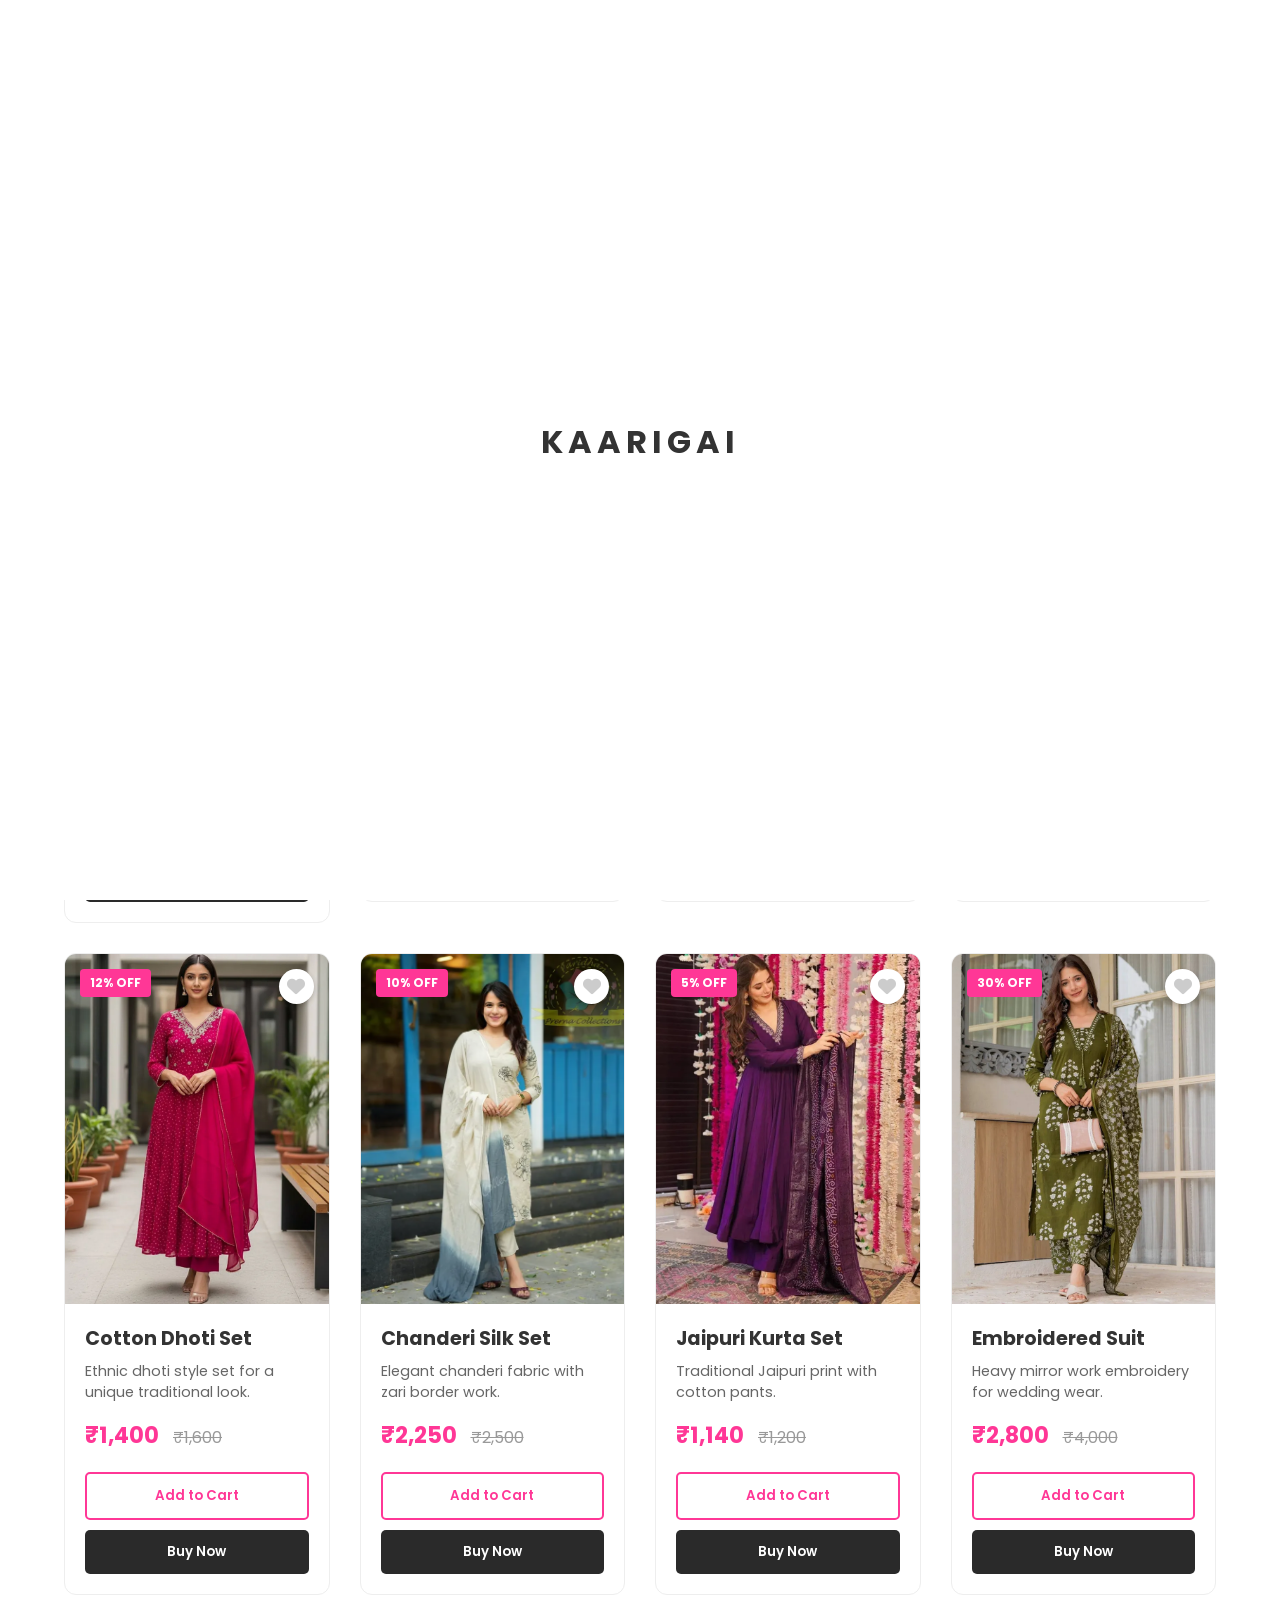
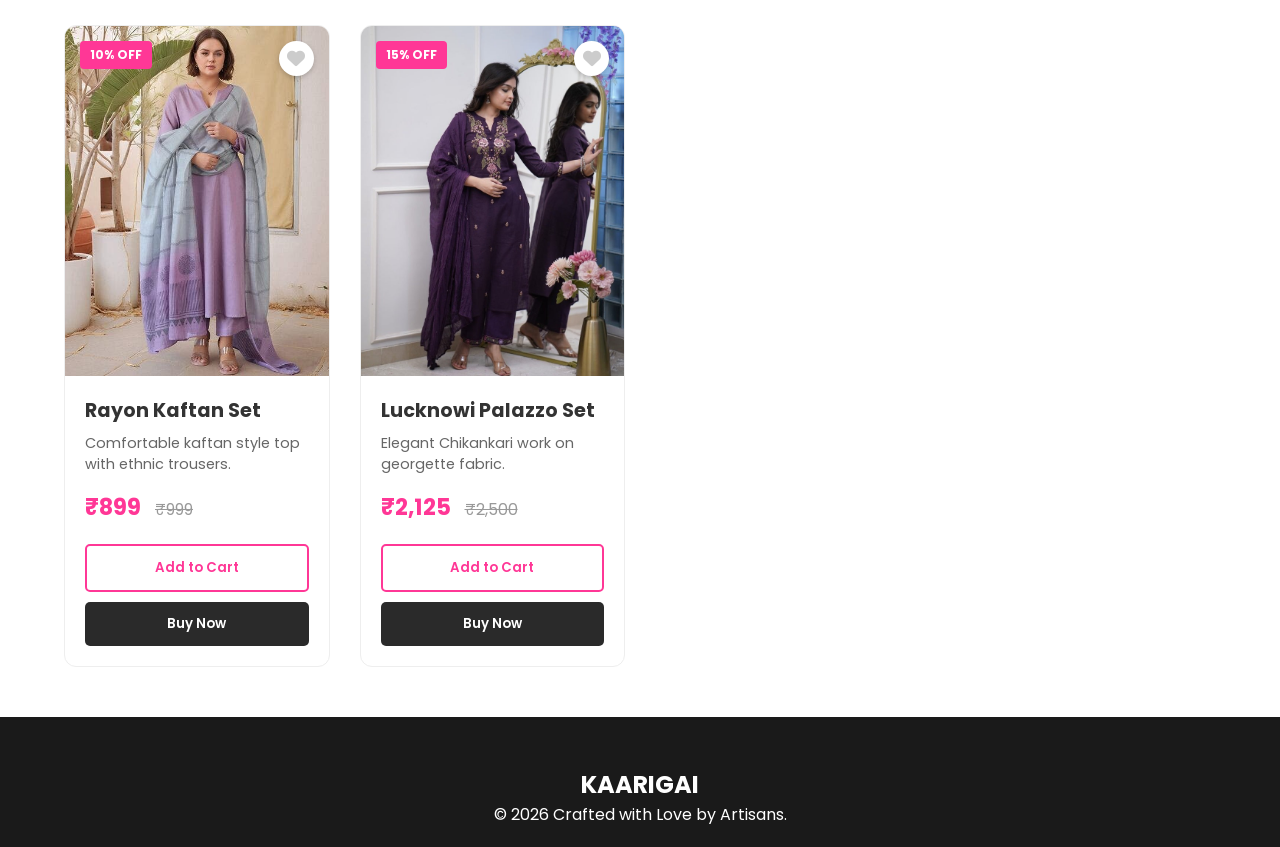
<file: productpage/ethnic-set.html>
<!doctype html>
<html lang="en">

<head>
  <meta charset="UTF-8" />
  <meta name="viewport" content="width=device-width, initial-scale=1.0" />
  <title>Ethnic Sets | KAARIGAI</title>

  <!--stylesheets-->
  <link rel="stylesheet" href="../css/loader.css" />
  <link rel="stylesheet" href="../css/style.css" />
  <link rel="stylesheet" href="../css/navbar.css" />
  <link rel="stylesheet" href="../css/product.css" />
  <link rel="stylesheet" href="../css/footer.css" />
  <link rel="stylesheet" href="../css/toast.css" />

  <!--font awesome-->
  <link rel="stylesheet" href="https://cdnjs.cloudflare.com/ajax/libs/font-awesome/6.4.0/css/all.min.css" />

  <!--google fonts-->
  <link href="https://fonts.googleapis.com/css2?family=Poppins:wght@300;400;600&display=swap" rel="stylesheet" />

</head>

<body>

  <!--preloader-->
  <div id="preloader">
    <div class="loader-content">
      <h1 class="loader-logo">KAARIGAI</h1>
      <div class="loader-line"></div>
    </div>
  </div>

  <!--navbar-->
  <nav>
    <div class="nav-container">
      <div class="navlogo">
        <h1><a href="../index.html" class="logo">KAARIGAI</a></h1>
      </div>
      <div class="navitem" id="navMenu">
        <ul class="navlinks">
          <li><a href="../index.html#home">Home</a></li>
          <li><a href="../index.html#collections">Collections</a></li>
          <li><a href="../index.html#about">About</a></li>
          <li><a href="../index.html#contact">Contact</a></li>
          <li><a href="../subpages/orders.html">Orders</a></li>
        </ul>
      </div>
      <div class="navlinksicon">
        <a href="#" id="loginBtn"><i class="fa-solid fa-circle-user"></i></a>
        <a href="../subpages/whishlist.html"><i class="fa-solid fa-heart"></i></a>
        <div class="cart-icon-wrapper" id="cartToggle">
          <a href="../subpages/cart.html"><i class="fa-solid fa-bag-shopping"></i></a>
          <span id="cart-count">0</span>
        </div>
        <i class="fas fa-bars bar-icon" id="menuBtn"></i>
      </div>
    </div>
  </nav>

  <!--product display-->
  <section class="product-display">
    <h2 class="section-title">Ethnic Sets & Suits</h2>
    <div class="product-grid">
      <div class="product-card">
        <div class="product-img-container">
          <img src="../images/ethnicset/ethnic1.webp" alt="Ethnic Set 1" />
          <button class="wishlist-btn" onclick="
                addToWishlist(
                  'E01',
                  'Silk Palazzo Set',
                  1999,
                  '../images/ethnicset/ethnic1.webp',
                  this,
                )
              ">
            <i class="fa-solid fa-heart"></i>
          </button>
          <span class="discount-badge">20% OFF</span>
        </div>
        <div class="product-details">
          <h3 class="product-name">Silk Palazzo Set</h3>
          <p class="product-desc">
            Beautiful silk kurti with matching palazzo and net dupatta.
          </p>
          <div class="price-container">
            <span class="current-price">₹1,999</span>
            <span class="original-price">₹2,499</span>
          </div>
          <div class="button-group">
            <button class="add-to-cart-btn" onclick="
                  addToCart(
                    'E01',
                    'Silk Palazzo Set',
                    1999,
                    '../images/ethnicset/ethnic1.webp',
                  )
                ">
              Add to Cart
            </button>
            <button class="buy-now-btn" onclick="
                  buyNow(
                    'E01',
                    'Silk Palazzo Set',
                    1999,
                    '../images/ethnicset/ethnic1.webp',
                  )
                ">
              Buy Now
            </button>
          </div>
        </div>
      </div>

      <div class="product-card">
        <div class="product-img-container">
          <img src="../images/ethnicset/ethnic2.jpg" alt="Ethnic Set 2" />
          <button class="wishlist-btn" onclick="
                addToWishlist(
                  'E02',
                  'Floral Sharara Set',
                  1530,
                  '../images/ethnicset/ethnic2.jpg',
                  this,
                )
              ">
            <i class="fa-solid fa-heart"></i>
          </button>
          <span class="discount-badge">15% OFF</span>
        </div>
        <div class="product-details">
          <h3 class="product-name">Floral Sharara Set</h3>
          <p class="product-desc">
            Trendy sharara set with hand-block floral prints.
          </p>
          <div class="price-container">
            <span class="current-price">₹1,530</span>
            <span class="original-price">₹1,800</span>
          </div>
          <div class="button-group">
            <button class="add-to-cart-btn" onclick="
                  addToCart(
                    'E02',
                    'Floral Sharara Set',
                    1530,
                    '../images/ethnicset/ethnic2.jpg',
                  )
                ">
              Add to Cart
            </button>
            <button class="buy-now-btn" onclick="
                  buyNow(
                    'E02',
                    'Floral Sharara Set',
                    1530,
                    '../images/ethnicset/ethnic2.jpg',
                  )
                ">
              Buy Now
            </button>
          </div>
        </div>
      </div>

      <div class="product-card">
        <div class="product-img-container">
          <img src="../images/ethnicset/ethnic3.webp" alt="Ethnic Set 3" />
          <button class="wishlist-btn" onclick="
                addToWishlist(
                  'E03',
                  'Straight Pant Suit',
                  1350,
                  '../images/ethnicset/ethnic3.webp',
                  this,
                )
              ">
            <i class="fa-solid fa-heart"></i>
          </button>
          <span class="discount-badge">10% OFF</span>
        </div>
        <div class="product-details">
          <h3 class="product-name">Straight Pant Suit</h3>
          <p class="product-desc">
            Formal ethnic suit set perfect for office events.
          </p>
          <div class="price-container">
            <span class="current-price">₹1,350</span>
            <span class="original-price">₹1,500</span>
          </div>
          <div class="button-group">
            <button class="add-to-cart-btn" onclick="
                  addToCart(
                    'E03',
                    'Straight Pant Suit',
                    1350,
                    '../images/ethnicset/ethnic3.webp',
                  )
                ">
              Add to Cart
            </button>
            <button class="buy-now-btn" onclick="
                  buyNow(
                    'E03',
                    'Straight Pant Suit',
                    1350,
                    '../images/ethnicset/ethnic3.webp',
                  )
                ">
              Buy Now
            </button>
          </div>
        </div>
      </div>

      <div class="product-card">
        <div class="product-img-container">
          <img src="../images/ethnicset/ethnic4.jpg" alt="Ethnic Set 4" />
          <button class="wishlist-btn" onclick="
                addToWishlist(
                  'E04',
                  'Anarkali Gown Set',
                  2625,
                  '../images/ethnicset/ethnic4.jpg',
                  this,
                )
              ">
            <i class="fa-solid fa-heart"></i>
          </button>
          <span class="discount-badge">25% OFF</span>
        </div>
        <div class="product-details">
          <h3 class="product-name">Anarkali Gown Set</h3>
          <p class="product-desc">
            Floor length festive anarkali with chudidar.
          </p>
          <div class="price-container">
            <span class="current-price">₹2,625</span>
            <span class="original-price">₹3,500</span>
          </div>
          <div class="button-group">
            <button class="add-to-cart-btn" onclick="
                  addToCart(
                    'E04',
                    'Anarkali Gown Set',
                    2625,
                    '../images/ethnicset/ethnic4.jpg',
                  )
                ">
              Add to Cart
            </button>
            <button class="buy-now-btn" onclick="
                  buyNow(
                    'E04',
                    'Anarkali Gown Set',
                    2625,
                    '../images/ethnicset/ethnic4.jpg',
                  )
                ">
              Buy Now
            </button>
          </div>
        </div>
      </div>

      <div class="product-card">
        <div class="product-img-container">
          <img src="../images/ethnicset/ethnic5.webp" alt="Ethnic Set 5" />
          <button class="wishlist-btn" onclick="
                addToWishlist(
                  'E05',
                  'Cotton Dhoti Set',
                  1400,
                  '../images/ethnicset/ethnic5.webp',
                  this,
                )
              ">
            <i class="fa-solid fa-heart"></i>
          </button>
          <span class="discount-badge">12% OFF</span>
        </div>
        <div class="product-details">
          <h3 class="product-name">Cotton Dhoti Set</h3>
          <p class="product-desc">
            Ethnic dhoti style set for a unique traditional look.
          </p>
          <div class="price-container">
            <span class="current-price">₹1,400</span>
            <span class="original-price">₹1,600</span>
          </div>
          <div class="button-group">
            <button class="add-to-cart-btn" onclick="
                  addToCart(
                    'E05',
                    'Cotton Dhoti Set',
                    1400,
                    '../images/ethnicset/ethnic5.webp',
                  )
                ">
              Add to Cart
            </button>
            <button class="buy-now-btn" onclick="
                  buyNow(
                    'E05',
                    'Cotton Dhoti Set',
                    1400,
                    '../images/ethnicset/ethnic5.webp',
                  )
                ">
              Buy Now
            </button>
          </div>
        </div>
      </div>

      <div class="product-card">
        <div class="product-img-container">
          <img src="../images/ethnicset/ethnic6.webp" alt="Ethnic Set 6" />
          <button class="wishlist-btn" onclick="
                addToWishlist(
                  'E06',
                  'Chanderi Silk Set',
                  2250,
                  '../images/ethnicset/ethnic6.webp',
                  this,
                )
              ">
            <i class="fa-solid fa-heart"></i>
          </button>
          <span class="discount-badge">10% OFF</span>
        </div>
        <div class="product-details">
          <h3 class="product-name">Chanderi Silk Set</h3>
          <p class="product-desc">
            Elegant chanderi fabric with zari border work.
          </p>
          <div class="price-container">
            <span class="current-price">₹2,250</span>
            <span class="original-price">₹2,500</span>
          </div>
          <div class="button-group">
            <button class="add-to-cart-btn" onclick="
                  addToCart(
                    'E06',
                    'Chanderi Silk Set',
                    2250,
                    '../images/ethnicset/ethnic6.webp',
                  )
                ">
              Add to Cart
            </button>
            <button class="buy-now-btn" onclick="
                  buyNow(
                    'E06',
                    'Chanderi Silk Set',
                    2250,
                    '../images/ethnicset/ethnic6.webp',
                  )
                ">
              Buy Now
            </button>
          </div>
        </div>
      </div>

      <div class="product-card">
        <div class="product-img-container">
          <img src="../images/ethnicset/ethnic7.webp" alt="Ethnic Set 7" />
          <button class="wishlist-btn" onclick="
                addToWishlist(
                  'E07',
                  'Jaipuri Kurta Set',
                  1140,
                  '../images/ethnicset/ethnic7.webp',
                  this,
                )
              ">
            <i class="fa-solid fa-heart"></i>
          </button>
          <span class="discount-badge">5% OFF</span>
        </div>
        <div class="product-details">
          <h3 class="product-name">Jaipuri Kurta Set</h3>
          <p class="product-desc">
            Traditional Jaipuri print with cotton pants.
          </p>
          <div class="price-container">
            <span class="current-price">₹1,140</span>
            <span class="original-price">₹1,200</span>
          </div>
          <div class="button-group">
            <button class="add-to-cart-btn" onclick="
                  addToCart(
                    'E07',
                    'Jaipuri Kurta Set',
                    1140,
                    '../images/ethnicset/ethnic7.webp',
                  )
                ">
              Add to Cart
            </button>
            <button class="buy-now-btn" onclick="
                  buyNow(
                    'E07',
                    'Jaipuri Kurta Set',
                    1140,
                    '../images/ethnicset/ethnic7.webp',
                  )
                ">
              Buy Now
            </button>
          </div>
        </div>
      </div>

      <div class="product-card">
        <div class="product-img-container">
          <img src="../images/ethnicset/ethnic8.webp" alt="Ethnic Set 8" />
          <button class="wishlist-btn" onclick="
                addToWishlist(
                  'E08',
                  'Embroidered Suit',
                  2800,
                  '../images/ethnicset/ethnic8.webp',
                  this,
                )
              ">
            <i class="fa-solid fa-heart"></i>
          </button>
          <span class="discount-badge">30% OFF</span>
        </div>
        <div class="product-details">
          <h3 class="product-name">Embroidered Suit</h3>
          <p class="product-desc">
            Heavy mirror work embroidery for wedding wear.
          </p>
          <div class="price-container">
            <span class="current-price">₹2,800</span>
            <span class="original-price">₹4,000</span>
          </div>
          <div class="button-group">
            <button class="add-to-cart-btn" onclick="
                  addToCart(
                    'E08',
                    'Embroidered Suit',
                    2800,
                    '../images/ethnicset/ethnic8.webp',
                  )
                ">
              Add to Cart
            </button>
            <button class="buy-now-btn" onclick="
                  buyNow(
                    'E08',
                    'Embroidered Suit',
                    2800,
                    '../images/ethnicset/ethnic8.webp',
                  )
                ">
              Buy Now
            </button>
          </div>
        </div>
      </div>

      <div class="product-card">
        <div class="product-img-container">
          <img src="../images/ethnicset/ethnic9.jpg" alt="Ethnic Set 9" />
          <button class="wishlist-btn" onclick="
                addToWishlist(
                  'E09',
                  'Rayon Kaftan Set',
                  899,
                  '../images/ethnicset/ethnic9.jpg',
                  this,
                )
              ">
            <i class="fa-solid fa-heart"></i>
          </button>
          <span class="discount-badge">10% OFF</span>
        </div>
        <div class="product-details">
          <h3 class="product-name">Rayon Kaftan Set</h3>
          <p class="product-desc">
            Comfortable kaftan style top with ethnic trousers.
          </p>
          <div class="price-container">
            <span class="current-price">₹899</span>
            <span class="original-price">₹999</span>
          </div>
          <div class="button-group">
            <button class="add-to-cart-btn" onclick="
                  addToCart(
                    'E09',
                    'Rayon Kaftan Set',
                    899,
                    '../images/ethnicset/ethnic9.jpg',
                  )
                ">
              Add to Cart
            </button>
            <button class="buy-now-btn" onclick="
                  buyNow(
                    'E09',
                    'Rayon Kaftan Set',
                    899,
                    '../images/ethnicset/ethnic9.jpg',
                  )
                ">
              Buy Now
            </button>
          </div>
        </div>
      </div>

      <div class="product-card">
        <div class="product-img-container">
          <img src="../images/ethnicset/ethnic10.jpg" alt="Ethnic Set 10" />
          <button class="wishlist-btn" onclick="
                addToWishlist(
                  'E10',
                  'Lucknowi Palazzo Set',
                  2125,
                  '../images/ethnicset/ethnic10.jpg',
                  this,
                )
              ">
            <i class="fa-solid fa-heart"></i>
          </button>
          <span class="discount-badge">15% OFF</span>
        </div>
        <div class="product-details">
          <h3 class="product-name">Lucknowi Palazzo Set</h3>
          <p class="product-desc">
            Elegant Chikankari work on georgette fabric.
          </p>
          <div class="price-container">
            <span class="current-price">₹2,125</span>
            <span class="original-price">₹2,500</span>
          </div>
          <div class="button-group">
            <button class="add-to-cart-btn" onclick="
                  addToCart(
                    'E10',
                    'Lucknowi Palazzo Set',
                    2125,
                    '../images/ethnicset/ethnic10.jpg',
                  )
                ">
              Add to Cart
            </button>
            <button class="buy-now-btn" onclick="
                  buyNow(
                    'E10',
                    'Lucknowi Palazzo Set',
                    2125,
                    '../images/ethnicset/ethnic10.jpg',
                  )
                ">
              Buy Now
            </button>
          </div>
        </div>
      </div>
    </div>
  </section>

  <!--footer-->
  <footer id="contact" class="footer-section">
    <div class="footer-container">
      <div class="footer-info">
        <h2>KAARIGAI</h2>
        <p>&copy; 2026 Crafted with Love by Artisans.</p>
      </div>
    </div>
  </footer>

  <!--toast container-->
  <div id="toast-container" class="toast-container"></div>

  <!--scripts-->
  <script src="../js/loader.js"></script>
  <script src="../js/menu.js"></script>
  <script src="../js/cart.js"></script>
  <script src="../js/whishlist.js"></script>
  <script src="../js/toast.js"></script>
  <script src="../js/buynow.js"></script>

</body>

</html>
</file>
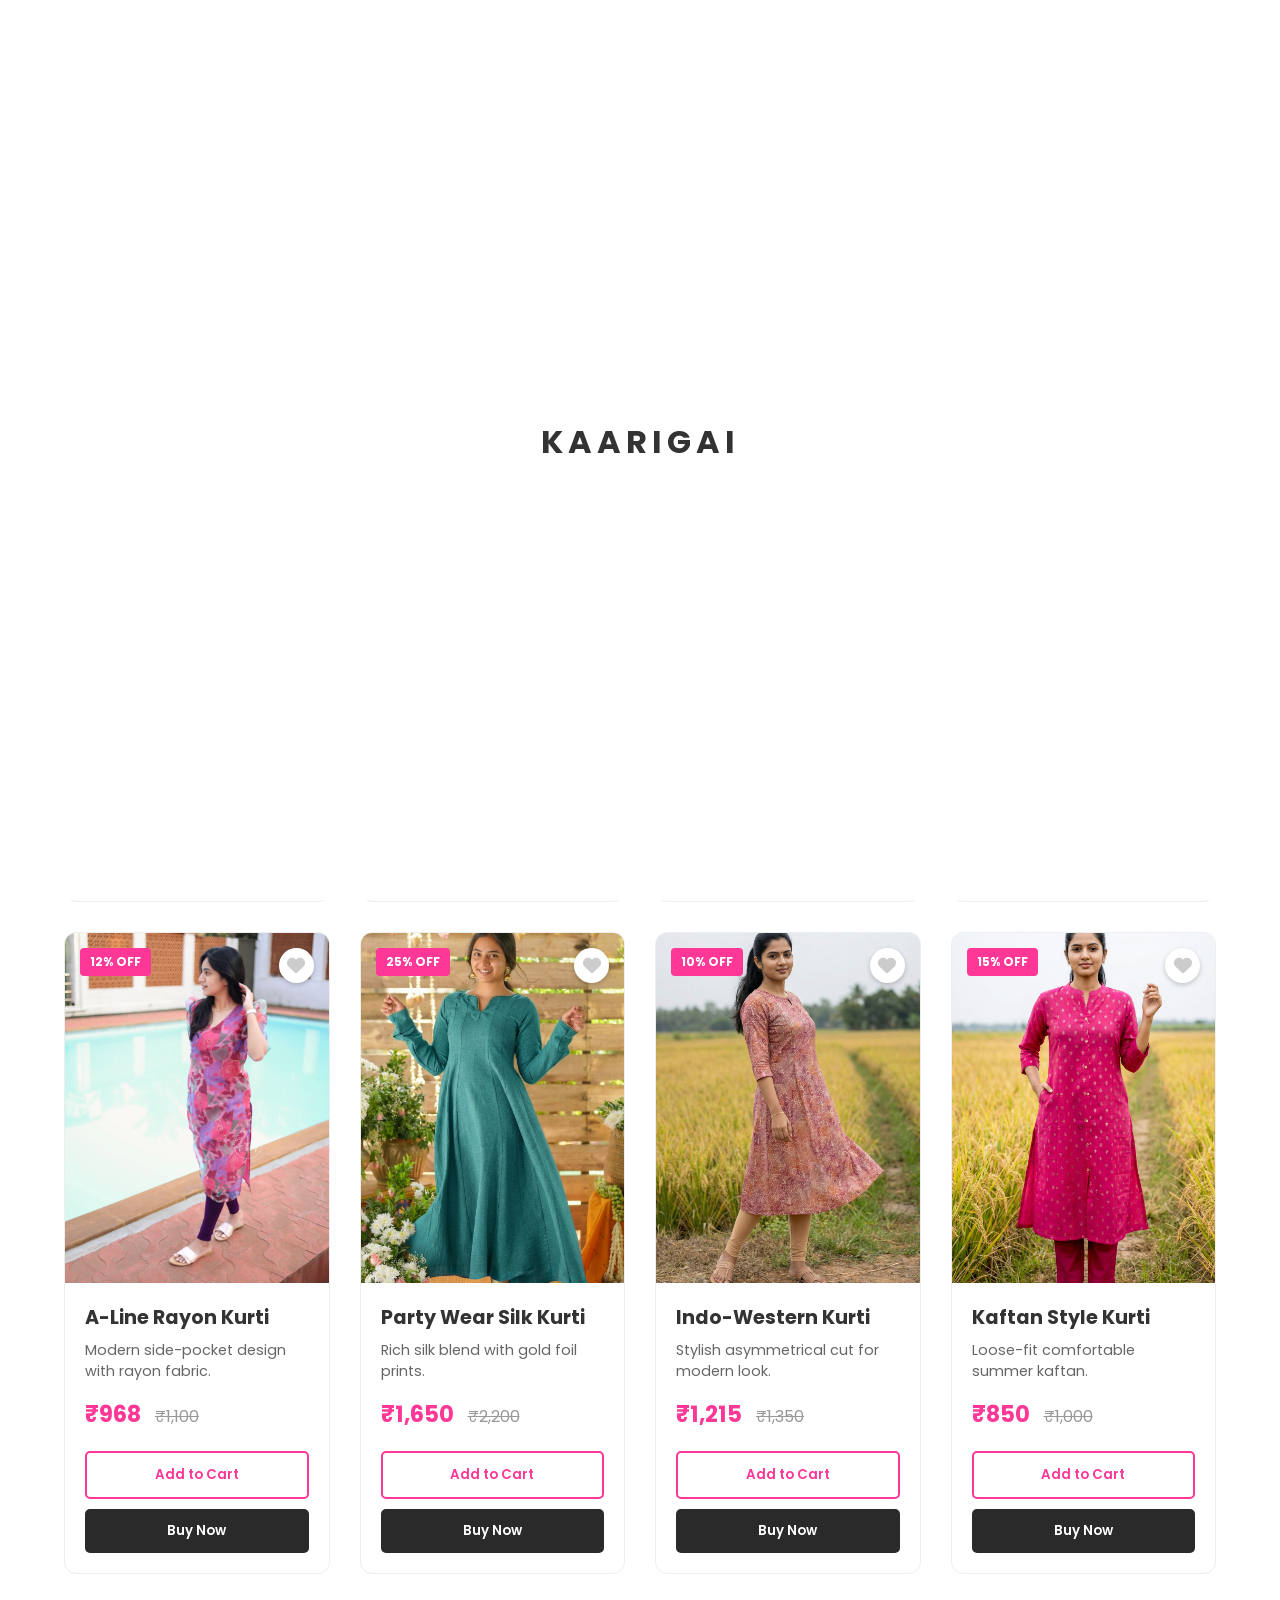
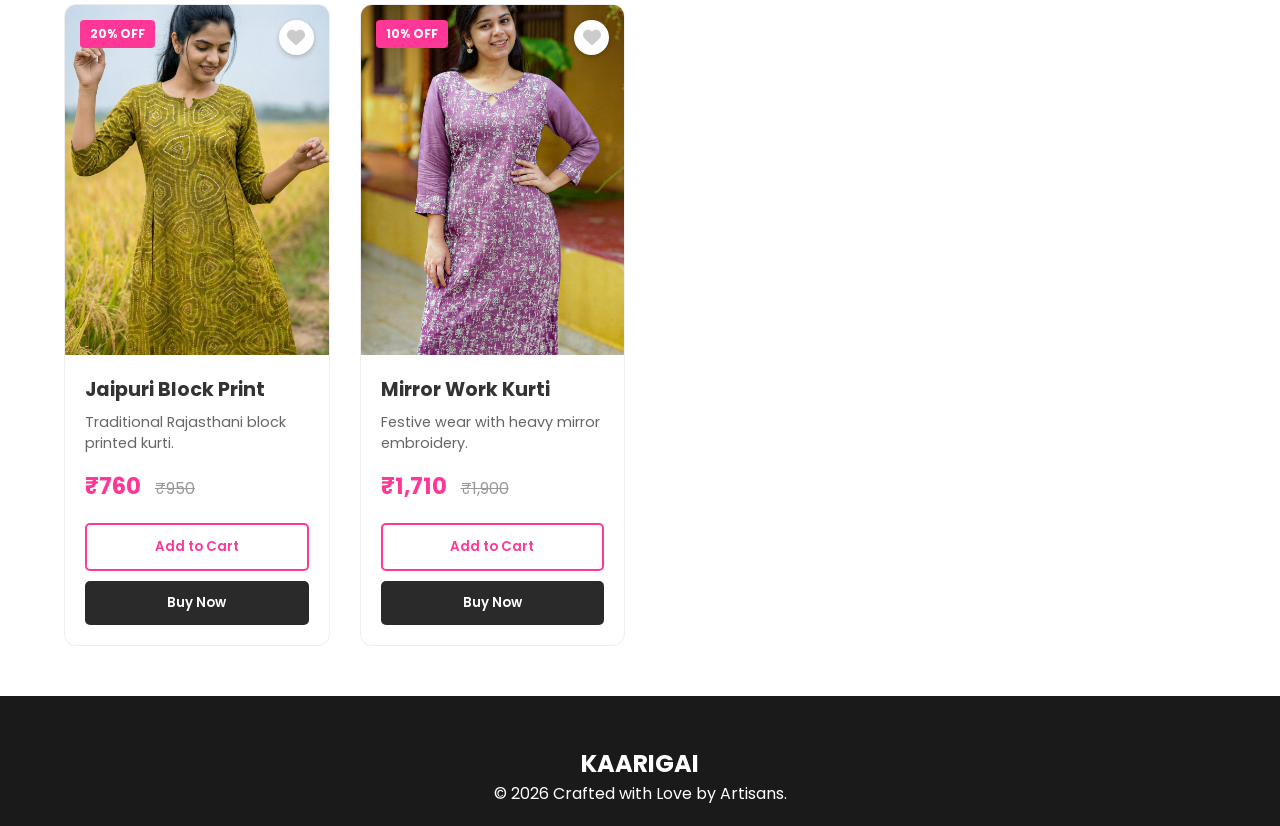
<file: productpage/kurti.html>
<!doctype html>
<html lang="en">

<head>
  <meta charset="UTF-8" />
  <meta name="viewport" content="width=device-width, initial-scale=1.0" />
  <title>Kurti Collections | KAARIGAI</title>

  <!--stylesheets-->
  <link rel="stylesheet" href="../css/loader.css" />
  <link rel="stylesheet" href="../css/style.css" />
  <link rel="stylesheet" href="../css/navbar.css" />
  <link rel="stylesheet" href="../css/product.css" />
  <link rel="stylesheet" href="../css/footer.css" />
  <link rel="stylesheet" href="../css/toast.css" />

  <!--font awesome-->
  <link rel="stylesheet" href="https://cdnjs.cloudflare.com/ajax/libs/font-awesome/6.4.0/css/all.min.css" />

  <!--google fonts-->
  <link href="https://fonts.googleapis.com/css2?family=Poppins:wght@300;400;600&display=swap" rel="stylesheet" />

</head>

<body>

  <!--preloader-->
  <div id="preloader">
    <div class="loader-content">
      <h1 class="loader-logo">KAARIGAI</h1>
      <div class="loader-line"></div>
    </div>
  </div>

  <!--navbar-->
  <nav>
    <div class="nav-container">
      <div class="navlogo">
        <h1><a href="../index.html" class="logo">KAARIGAI</a></h1>
      </div>
      <div class="navitem" id="navMenu">
        <ul class="navlinks">
          <li><a href="../index.html#home">Home</a></li>
          <li><a href="../index.html#collections">Collections</a></li>
          <li><a href="../index.html#about">About</a></li>
          <li><a href="../index.html#contact">Contact</a></li>
          <li><a href="../subpages/orders.html">Orders</a></li>
        </ul>
      </div>
      <div class="navlinksicon">
        <a href="#" id="loginBtn"><i class="fa-solid fa-circle-user"></i></a>
        <a href="../subpages/whishlist.html"><i class="fa-solid fa-heart"></i></a>
        <div class="cart-icon-wrapper" id="cartToggle">
          <a href="../subpages/cart.html"><i class="fa-solid fa-bag-shopping"></i></a>
          <span id="cart-count">0</span>
        </div>
        <i class="fas fa-bars bar-icon" id="menuBtn"></i>
      </div>
    </div>
  </nav>

  <!--product display-->
  <section class="product-display">
    <h2 class="section-title">Kurti Collections</h2>
    <div class="product-grid">
      <div class="product-card">
        <div class="product-img-container">
          <img src="../images/kurti/kurti1.jpg" alt="Cotton Straight Kurti" />
          <button class="wishlist-btn" onclick="
                addToWishlist(
                  'K01',
                  'Cotton Straight Kurti',
                  810,
                  '../images/kurti/kurti1.jpg',
                  this,
                )
              ">
            <i class="fa-solid fa-heart"></i>
          </button>
          <span class="discount-badge">10% OFF</span>
        </div>
        <div class="product-details">
          <h3 class="product-name">Cotton Straight Kurti</h3>
          <p class="product-desc">
            Perfect office wear with comfortable cotton fabric.
          </p>
          <div class="price-container">
            <span class="current-price">₹810</span>
            <span class="original-price">₹900</span>
          </div>
          <div class="button-group">
            <button class="add-to-cart-btn" onclick="
                  addToCart(
                    'K01',
                    'Cotton Straight Kurti',
                    810,
                    '../images/kurti/kurti1.jpg',
                  )
                ">
              Add to Cart
            </button>
            <button class="buy-now-btn" onclick="
                  buyNow(
                    'K01',
                    'Cotton Straight Kurti',
                    810,
                    '../images/kurti/kurti1.jpg',
                  )
                ">
              Buy Now
            </button>
          </div>
        </div>
      </div>

      <div class="product-card">
        <div class="product-img-container">
          <img src="../images/kurti/kurti2.jpg" alt="Cotton Straight Kurti" />
          <button class="wishlist-btn" onclick="
                addToWishlist(
                  'K02',
                  'Cotton Straight Kurti',
                  810,
                  '../images/kurti/kurti2.jpg',
                  this,
                )
              ">
            <i class="fa-solid fa-heart"></i>
          </button>
          <span class="discount-badge">10% OFF</span>
        </div>
        <div class="product-details">
          <h3 class="product-name">Cotton Straight Kurti</h3>
          <p class="product-desc">
            Perfect office wear with comfortable cotton fabric.
          </p>
          <div class="price-container">
            <span class="current-price">₹810</span>
            <span class="original-price">₹900</span>
          </div>
          <div class="button-group">
            <button class="add-to-cart-btn" onclick="
                  addToCart(
                    'K02',
                    'Cotton Straight Kurti',
                    810,
                    '../images/kurti/kurti2.jpg',
                  )
                ">
              Add to Cart
            </button>
            <button class="buy-now-btn" onclick="
                  buyNow(
                    'K02',
                    'Cotton Straight Kurti',
                    810,
                    '../images/kurti/kurti2.jpg',
                  )
                ">
              Buy Now
            </button>
          </div>
        </div>
      </div>

      <div class="product-card">
        <div class="product-img-container">
          <img src="../images/kurti/kurti3.jpg" alt="Lucknowi Chikankari" />
          <button class="wishlist-btn" onclick="
                addToWishlist(
                  'K03',
                  'Lucknowi Chikankari',
                  1530,
                  '../images/kurti/kurti3.jpg',
                  this,
                )
              ">
            <i class="fa-solid fa-heart"></i>
          </button>
          <span class="discount-badge">15% OFF</span>
        </div>
        <div class="product-details">
          <h3 class="product-name">Lucknowi Chikankari</h3>
          <p class="product-desc">
            Hand-embroidered georgette kurti for events.
          </p>
          <div class="price-container">
            <span class="current-price">₹1,530</span>
            <span class="original-price">₹1,800</span>
          </div>
          <div class="button-group">
            <button class="add-to-cart-btn" onclick="
                  addToCart(
                    'K03',
                    'Lucknowi Chikankari',
                    1530,
                    '../images/kurti/kurti3.jpg',
                  )
                ">
              Add to Cart
            </button>
            <button class="buy-now-btn" onclick="
                  buyNow(
                    'K03',
                    'Lucknowi Chikankari',
                    1530,
                    '../images/kurti/kurti3.jpg',
                  )
                ">
              Buy Now
            </button>
          </div>
        </div>
      </div>

      <div class="product-card">
        <div class="product-img-container">
          <img src="../images/kurti/kurti4.jpg" alt="Short Denim Kurti" />
          <button class="wishlist-btn" onclick="
                addToWishlist(
                  'K04',
                  'Short Denim Kurti',
                  949,
                  '../images/kurti/kurti4.jpg',
                  this,
                )
              ">
            <i class="fa-solid fa-heart"></i>
          </button>
          <span class="discount-badge">5% OFF</span>
        </div>
        <div class="product-details">
          <h3 class="product-name">Short Denim Kurti</h3>
          <p class="product-desc">Trendy short kurti to pair with jeans.</p>
          <div class="price-container">
            <span class="current-price">₹949</span>
            <span class="original-price">₹999</span>
          </div>
          <div class="button-group">
            <button class="add-to-cart-btn" onclick="
                  addToCart(
                    'K04',
                    'Short Denim Kurti',
                    949,
                    '../images/kurti/kurti4.jpg',
                  )
                ">
              Add to Cart
            </button>
            <button class="buy-now-btn" onclick="
                  buyNow(
                    'K04',
                    'Short Denim Kurti',
                    949,
                    '../images/kurti/kurti4.jpg',
                  )
                ">
              Buy Now
            </button>
          </div>
        </div>
      </div>

      <div class="product-card">
        <div class="product-img-container">
          <img src="../images/kurti/kurti5.webp" alt="A-Line Rayon Kurti" />
          <button class="wishlist-btn" onclick="
                addToWishlist(
                  'K05',
                  'A-Line Rayon Kurti',
                  968,
                  '../images/kurti/kurti5.webp',
                  this,
                )
              ">
            <i class="fa-solid fa-heart"></i>
          </button>
          <span class="discount-badge">12% OFF</span>
        </div>
        <div class="product-details">
          <h3 class="product-name">A-Line Rayon Kurti</h3>
          <p class="product-desc">
            Modern side-pocket design with rayon fabric.
          </p>
          <div class="price-container">
            <span class="current-price">₹968</span>
            <span class="original-price">₹1,100</span>
          </div>
          <div class="button-group">
            <button class="add-to-cart-btn" onclick="
                  addToCart(
                    'K05',
                    'A-Line Rayon Kurti',
                    968,
                    '../images/kurti/kurti5.webp',
                  )
                ">
              Add to Cart
            </button>
            <button class="buy-now-btn" onclick="
                  buyNow(
                    'K05',
                    'A-Line Rayon Kurti',
                    968,
                    '../images/kurti/kurti5.webp',
                  )
                ">
              Buy Now
            </button>
          </div>
        </div>
      </div>

      <div class="product-card">
        <div class="product-img-container">
          <img src="../images/kurti/kurti6.jpg" alt="Party Wear Silk Kurti" />
          <button class="wishlist-btn" onclick="
                addToWishlist(
                  'K06',
                  'Party Wear Silk Kurti',
                  1650,
                  '../images/kurti/kurti6.jpg',
                  this,
                )
              ">
            <i class="fa-solid fa-heart"></i>
          </button>
          <span class="discount-badge">25% OFF</span>
        </div>
        <div class="product-details">
          <h3 class="product-name">Party Wear Silk Kurti</h3>
          <p class="product-desc">Rich silk blend with gold foil prints.</p>
          <div class="price-container">
            <span class="current-price">₹1,650</span>
            <span class="original-price">₹2,200</span>
          </div>
          <div class="button-group">
            <button class="add-to-cart-btn" onclick="
                  addToCart(
                    'K06',
                    'Party Wear Silk Kurti',
                    1650,
                    '../images/kurti/kurti6.jpg',
                  )
                ">
              Add to Cart
            </button>
            <button class="buy-now-btn" onclick="
                  buyNow(
                    'K06',
                    'Party Wear Silk Kurti',
                    1650,
                    '../images/kurti/kurti6.jpg',
                  )
                ">
              Buy Now
            </button>
          </div>
        </div>
      </div>

      <div class="product-card">
        <div class="product-img-container">
          <img src="../images/kurti/kurti7.jpg" alt="Indo-Western Kurti" />
          <button class="wishlist-btn" onclick="
                addToWishlist(
                  'K07',
                  'Indo-Western Kurti',
                  1215,
                  '../images/kurti/kurti7.jpg',
                  this,
                )
              ">
            <i class="fa-solid fa-heart"></i>
          </button>
          <span class="discount-badge">10% OFF</span>
        </div>
        <div class="product-details">
          <h3 class="product-name">Indo-Western Kurti</h3>
          <p class="product-desc">
            Stylish asymmetrical cut for modern look.
          </p>
          <div class="price-container">
            <span class="current-price">₹1,215</span>
            <span class="original-price">₹1,350</span>
          </div>
          <div class="button-group">
            <button class="add-to-cart-btn" onclick="
                  addToCart(
                    'K07',
                    'Indo-Western Kurti',
                    1215,
                    '../images/kurti/kurti7.jpg',
                  )
                ">
              Add to Cart
            </button>
            <button class="buy-now-btn" onclick="
                  buyNow(
                    'K07',
                    'Indo-Western Kurti',
                    1215,
                    '../images/kurti/kurti7.jpg',
                  )
                ">
              Buy Now
            </button>
          </div>
        </div>
      </div>

      <div class="product-card">
        <div class="product-img-container">
          <img src="../images/kurti/kurti8.jpg" alt="Kaftan Style Kurti" />
          <button class="wishlist-btn" onclick="
                addToWishlist(
                  'K08',
                  'Kaftan Style Kurti',
                  850,
                  '../images/kurti/kurti8.jpg',
                  this,
                )
              ">
            <i class="fa-solid fa-heart"></i>
          </button>
          <span class="discount-badge">15% OFF</span>
        </div>
        <div class="product-details">
          <h3 class="product-name">Kaftan Style Kurti</h3>
          <p class="product-desc">Loose-fit comfortable summer kaftan.</p>
          <div class="price-container">
            <span class="current-price">₹850</span>
            <span class="original-price">₹1,000</span>
          </div>
          <div class="button-group">
            <button class="add-to-cart-btn" onclick="
                  addToCart(
                    'K08',
                    'Kaftan Style Kurti',
                    850,
                    '../images/kurti/kurti8.jpg',
                  )
                ">
              Add to Cart
            </button>
            <button class="buy-now-btn" onclick="
                  buyNow(
                    'K08',
                    'Kaftan Style Kurti',
                    850,
                    '../images/kurti/kurti8.jpg',
                  )
                ">
              Buy Now
            </button>
          </div>
        </div>
      </div>

      <div class="product-card">
        <div class="product-img-container">
          <img src="../images/kurti/kurti9.jpg" alt="Jaipuri Block Print" />
          <button class="wishlist-btn" onclick="
                addToWishlist(
                  'K09',
                  'Jaipuri Block Print',
                  760,
                  '../images/kurti/kurti9.jpg',
                  this,
                )
              ">
            <i class="fa-solid fa-heart"></i>
          </button>
          <span class="discount-badge">20% OFF</span>
        </div>
        <div class="product-details">
          <h3 class="product-name">Jaipuri Block Print</h3>
          <p class="product-desc">
            Traditional Rajasthani block printed kurti.
          </p>
          <div class="price-container">
            <span class="current-price">₹760</span>
            <span class="original-price">₹950</span>
          </div>
          <div class="button-group">
            <button class="add-to-cart-btn" onclick="
                  addToCart(
                    'K09',
                    'Jaipuri Block Print',
                    760,
                    '../images/kurti/kurti9.jpg',
                  )
                ">
              Add to Cart
            </button>
            <button class="buy-now-btn" onclick="
                  buyNow(
                    'K09',
                    'Jaipuri Block Print',
                    760,
                    '../images/kurti/kurti9.jpg',
                  )
                ">
              Buy Now
            </button>
          </div>
        </div>
      </div>

      <div class="product-card">
        <div class="product-img-container">
          <img src="../images/kurti/kurti10.jpg" alt="Mirror Work Kurti" />
          <button class="wishlist-btn" onclick="
                addToWishlist(
                  'K10',
                  'Mirror Work Kurti',
                  1710,
                  '../images/kurti/kurti10.jpg',
                  this,
                )
              ">
            <i class="fa-solid fa-heart"></i>
          </button>
          <span class="discount-badge">10% OFF</span>
        </div>
        <div class="product-details">
          <h3 class="product-name">Mirror Work Kurti</h3>
          <p class="product-desc">
            Festive wear with heavy mirror embroidery.
          </p>
          <div class="price-container">
            <span class="current-price">₹1,710</span>
            <span class="original-price">₹1,900</span>
          </div>
          <div class="button-group">
            <button class="add-to-cart-btn" onclick="
                  addToCart(
                    'K10',
                    'Mirror Work Kurti',
                    1710,
                    '../images/kurti/kurti10.jpg',
                  )
                ">
              Add to Cart
            </button>
            <button class="buy-now-btn" onclick="
                  buyNow(
                    'K10',
                    'Mirror Work Kurti',
                    1710,
                    '../images/kurti/kurti10.jpg',
                  )
                ">
              Buy Now
            </button>
          </div>
        </div>
      </div>
    </div>
  </section>

  <!--footer-->
  <footer id="contact" class="footer-section">
    <div class="footer-container">
      <div class="footer-info">
        <h2>KAARIGAI</h2>
        <p>&copy; 2026 Crafted with Love by Artisans.</p>
      </div>
    </div>
  </footer>

  <!--toast container-->
  <div id="toast-container" class="toast-container"></div>

  <!--scripts-->
  <script src="../js/loader.js"></script>
  <script src="../js/menu.js"></script>
  <script src="../js/cart.js"></script>
  <script src="../js/toast.js"></script>
  <script src="../js/whishlist.js"></script>
  <script src="../js/buynow.js"></script>

</body>

</html>
</file>
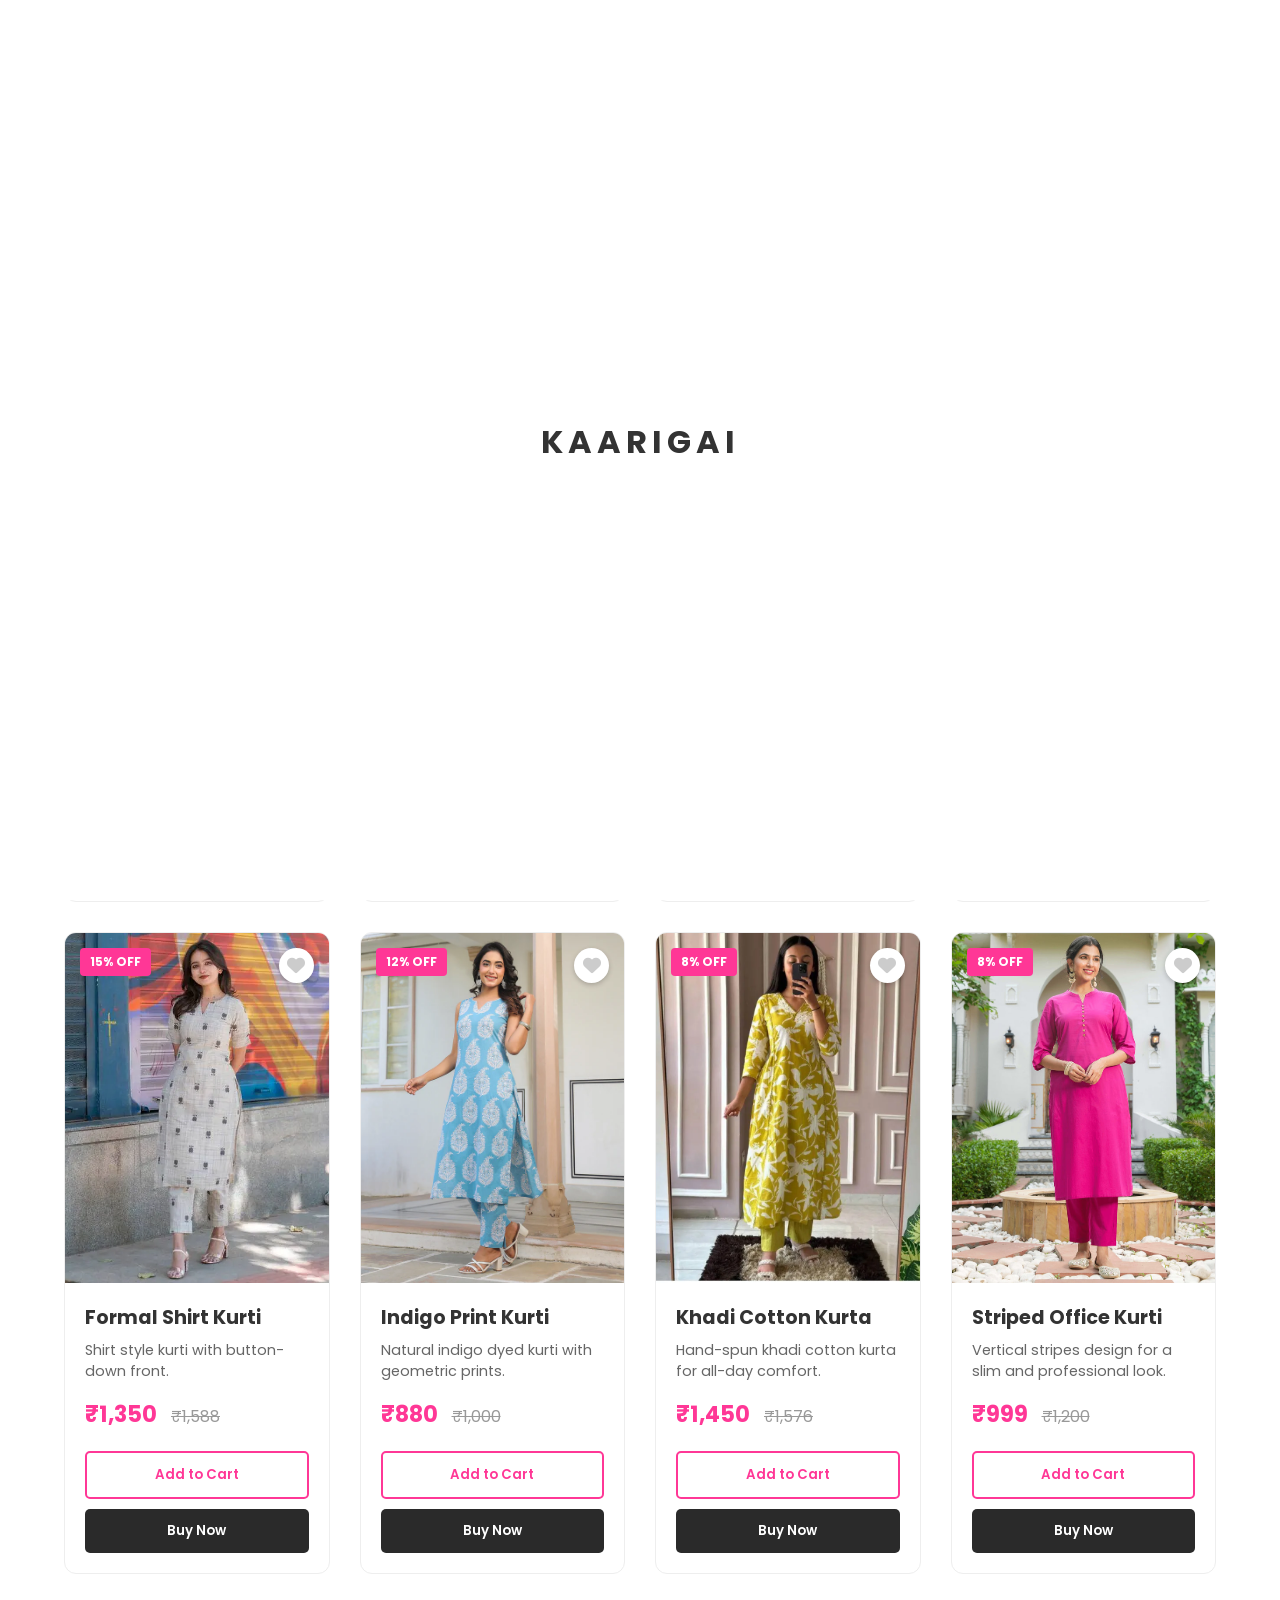
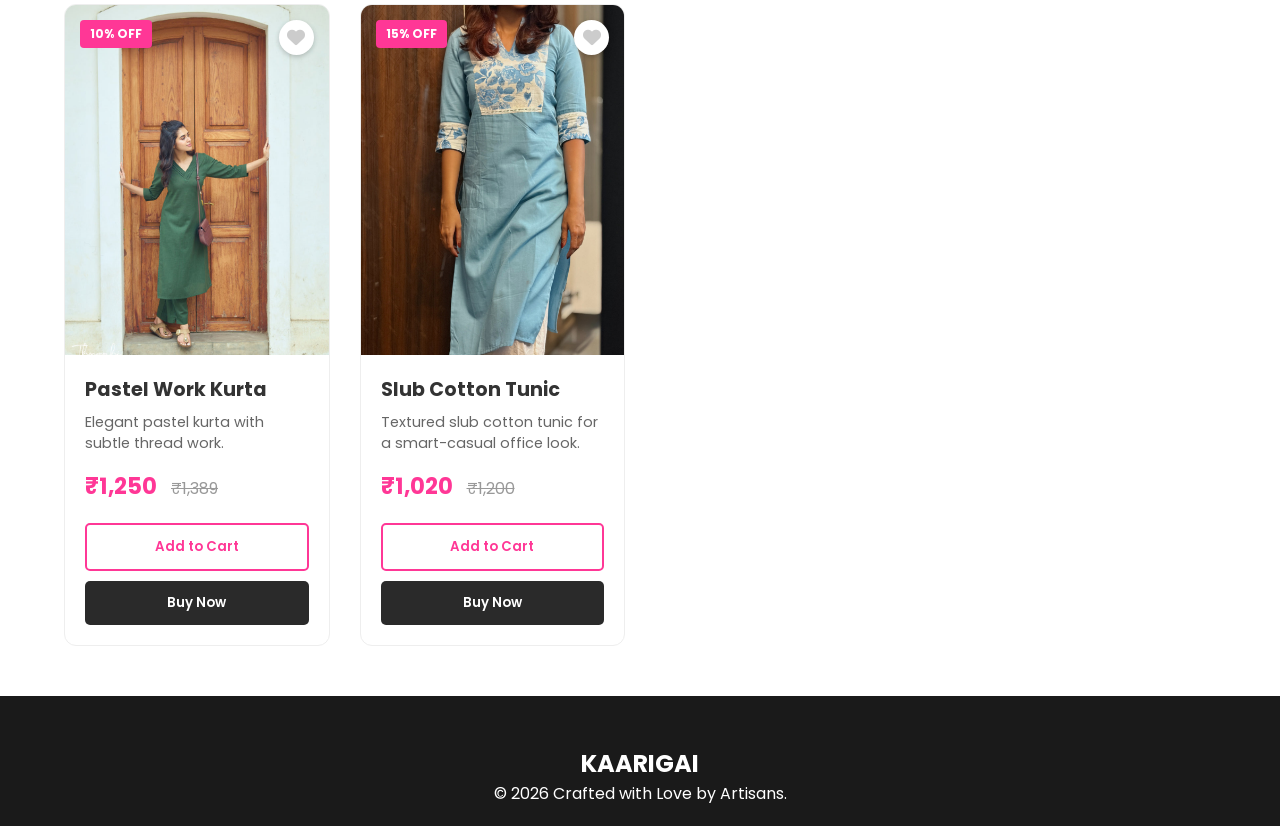
<file: productpage/office-wear.html>
<!doctype html>
<html lang="en">

<head>
  <meta charset="UTF-8" />
  <meta name="viewport" content="width=device-width, initial-scale=1.0" />
  <title>Office Wear | KAARIGAI</title>

  <!--stylesheets-->
  <link rel="stylesheet" href="../css/loader.css" />
  <link rel="stylesheet" href="../css/style.css" />
  <link rel="stylesheet" href="../css/navbar.css" />
  <link rel="stylesheet" href="../css/product.css" />
  <link rel="stylesheet" href="../css/footer.css" />
  <link rel="stylesheet" href="../css/toast.css" />

  <!--font awesome-->
  <link rel="stylesheet" href="https://cdnjs.cloudflare.com/ajax/libs/font-awesome/6.4.0/css/all.min.css" />

  <!--google fonts-->
  <link href="https://fonts.googleapis.com/css2?family=Poppins:wght@300;400;600&display=swap" rel="stylesheet" />

<body>

  <!--preloader-->
  <div id="preloader">
    <div class="loader-content">
      <h1 class="loader-logo">KAARIGAI</h1>
      <div class="loader-line"></div>
    </div>
  </div>

  <!--navbar-->
  <nav>
    <div class="nav-container">
      <div class="navlogo">
        <h1><a href="../index.html" class="logo">KAARIGAI</a></h1>
      </div>
      <div class="navitem" id="navMenu">
        <ul class="navlinks">
          <li><a href="../index.html#home">Home</a></li>
          <li><a href="../index.html#collections">Collections</a></li>
          <li><a href="../index.html#about">About</a></li>
          <li><a href="../index.html#contact">Contact</a></li>
          <li><a href="../subpages/orders.html">Orders</a></li>
        </ul>
      </div>
      <div class="navlinksicon">
        <a href="#" id="loginBtn"><i class="fa-solid fa-circle-user"></i></a>
        <a href="../subpages/whishlist.html"><i class="fa-solid fa-heart"></i></a>
        <div class="cart-icon-wrapper" id="cartToggle">
          <a href="../subpages/cart.html"><i class="fa-solid fa-bag-shopping"></i></a>
          <span id="cart-count">0</span>
        </div>
        <i class="fas fa-bars bar-icon" id="menuBtn"></i>
      </div>
    </div>
  </nav>

  <!--product display-->
  <section class="product-display">
    <h2 class="section-title">Office Wear Collection</h2>
    <div class="product-grid">
      <div class="product-card">
        <div class="product-img-container">
          <img src="../images/officewear/officewear1.jpg" alt="Office Wear 1" />
          <button class="wishlist-btn" onclick="
                addToWishlist(
                  'O01',
                  'Cotton Formal Kurti',
                  1050,
                  '../images/officewear/officewear1.jpg',
                  this,
                )
              ">
            <i class="fa-solid fa-heart"></i>
          </button>
          <span class="discount-badge">10% OFF</span>
        </div>
        <div class="product-details">
          <h3 class="product-name">Cotton Formal Kurti</h3>
          <p class="product-desc">
            Smart cotton kurti with mandarin collar for office.
          </p>
          <div class="price-container">
            <span class="current-price">₹1,050</span>
            <span class="original-price">₹1,167</span>
          </div>
          <div class="button-group">
            <button class="add-to-cart-btn" onclick="
                  addToCart(
                    'O01',
                    'Cotton Formal Kurti',
                    1050,
                    '../images/officewear/officewear1.jpg',
                  )
                ">
              Add to Cart
            </button>
            <button class="buy-now-btn" onclick="
                  buyNow( 'O01',
                    'Cotton Formal Kurti',
                    1050,
                    '../images/officewear/officewear1.jpg',
                      
                  )
                ">
              Buy Now
            </button>
          </div>
        </div>
      </div>

      <div class="product-card">
        <div class="product-img-container">
          <img src="../images/officewear/officewear2.jpg" alt="Office Wear 2" />
          <button class="wishlist-btn" onclick="
                addToWishlist(
                  'O02',
                  'Linen Blend Tunic',
                  1200,
                  '../images/officewear/officewear2.jpg',
                  this,
                )
              ">
            <i class="fa-solid fa-heart"></i>
          </button>
          <span class="discount-badge">15% OFF</span>
        </div>
        <div class="product-details">
          <h3 class="product-name">Linen Blend Tunic</h3>
          <p class="product-desc">
            Breathable linen tunic in solid pastel shades.
          </p>
          <div class="price-container">
            <span class="current-price">₹1,200</span>
            <span class="original-price">₹1,412</span>
          </div>
          <div class="button-group">
            <button class="add-to-cart-btn" onclick="
                  addToCart(
                    'O02',
                    'Linen Blend Tunic',
                    1200,
                    '../images/officewear/officewear2.jpg',
                  )
                ">
              Add to Cart
            </button>
            <button class="buy-now-btn" onclick="
                  buyNow(
                    'O02',
                    'Linen Blend Tunic',
                    1200,
                    '../images/officewear/officewear2.jpg',
                  )
                ">
              Buy Now
            </button>
          </div>
        </div>
      </div>

      <div class="product-card">
        <div class="product-img-container">
          <img src="../images/officewear/officewear3.jpeg" alt="Office Wear 3" />
          <button class="wishlist-btn" onclick="
                addToWishlist(
                  'O03',
                  'Ikat Print Kurti',
                  950,
                  '../images/officewear/officewear3.jpeg',
                  this,
                )
              ">
            <i class="fa-solid fa-heart"></i>
          </button>
          <span class="discount-badge">5% OFF</span>
        </div>
        <div class="product-details">
          <h3 class="product-name">Ikat Print Kurti</h3>
          <p class="product-desc">
            Traditional ikat patterns for a professional look.
          </p>
          <div class="price-container">
            <span class="current-price">₹950</span>
            <span class="original-price">₹1,000</span>
          </div>
          <div class="button-group">
            <button class="add-to-cart-btn" onclick="
                  addToCart(
                    'O03',
                    'Ikat Print Kurti',
                    950,
                    '../images/officewear/officewear3.jpeg',
                  )
                ">
              Add to Cart
            </button>
            <button class="buy-now-btn" onclick="
                  buyNow(
                    'O03',
                    'Ikat Print Kurti',
                    950,
                    '../images/officewear/officewear3.jpeg',
                  )
                ">
              Buy Now
            </button>
          </div>
        </div>
      </div>

      <div class="product-card">
        <div class="product-img-container">
          <img src="../images/officewear/officewear4.jpg" alt="Office Wear 4" />
          <button class="wishlist-btn" onclick="
                addToWishlist(
                  'O04',
                  'Rayon Straight Kurta',
                  1100,
                  '../images/officewear/officewear4.jpg',
                  this,
                )
              ">
            <i class="fa-solid fa-heart"></i>
          </button>
          <span class="discount-badge">20% OFF</span>
        </div>
        <div class="product-details">
          <h3 class="product-name">Rayon Straight Kurta</h3>
          <p class="product-desc">
            Soft rayon kurta with minimal embroidery.
          </p>
          <div class="price-container">
            <span class="current-price">₹1,100</span>
            <span class="original-price">₹1,375</span>
          </div>
          <div class="button-group">
            <button class="add-to-cart-btn" onclick="
                  addToCart(
                    'O04',
                    'Rayon Straight Kurta',
                    1100,
                    '../images/officewear/officewear4.jpg',
                  )
                ">
              Add to Cart
            </button>
            <button class="buy-now-btn" onclick="
                  buyNow(
                    'O04',
                    'Rayon Straight Kurta',
                    1100,
                    '../images/officewear/officewear4.jpg',
                      
                  )
                ">
              Buy Now
            </button>
          </div>
        </div>
      </div>

      <div class="product-card">
        <div class="product-img-container">
          <img src="../images/officewear/officewear5.webp" alt="Office Wear 5" />
          <button class="wishlist-btn" onclick="
                addToWishlist(
                  'O05',
                  'Formal Shirt Kurti',
                  1350,
                  '../images/officewear/officewear5.webp',
                  this,
                )
              ">
            <i class="fa-solid fa-heart"></i>
          </button>
          <span class="discount-badge">15% OFF</span>
        </div>
        <div class="product-details">
          <h3 class="product-name">Formal Shirt Kurti</h3>
          <p class="product-desc">
            Shirt style kurti with button-down front.
          </p>
          <div class="price-container">
            <span class="current-price">₹1,350</span>
            <span class="original-price">₹1,588</span>
          </div>
          <div class="button-group">
            <button class="add-to-cart-btn" onclick="
                  addToCart(
                    'O05',
                    'Formal Shirt Kurti',
                    1350,
                    '../images/officewear/officewear5.webp',
                  )
                ">
              Add to Cart
            </button>
            <button class="buy-now-btn" onclick="
                  buyNow(
                    'O05',
                    'Formal Shirt Kurti',
                    1350,
                    '../images/officewear/officewear5.webp',
                      
                  )
                ">
              Buy Now
            </button>
          </div>
        </div>
      </div>

      <div class="product-card">
        <div class="product-img-container">
          <img src="../images/officewear/officewear6.webp" alt="Office Wear 6" />
          <button class="wishlist-btn" onclick="
                addToWishlist(
                  'O06',
                  'Indigo Print Kurti',
                  880,
                  '../images/officewear/officewear6.webp',
                  this,
                )
              ">
            <i class="fa-solid fa-heart"></i>
          </button>
          <span class="discount-badge">12% OFF</span>
        </div>
        <div class="product-details">
          <h3 class="product-name">Indigo Print Kurti</h3>
          <p class="product-desc">
            Natural indigo dyed kurti with geometric prints.
          </p>
          <div class="price-container">
            <span class="current-price">₹880</span>
            <span class="original-price">₹1,000</span>
          </div>
          <div class="button-group">
            <button class="add-to-cart-btn" onclick="
                  addToCart(
                    'O06',
                    'Indigo Print Kurti',
                    880,
                    '../images/officewear/officewear6.webp',
                  )
                ">
              Add to Cart
            </button>
            <button class="buy-now-btn" onclick="
                  buyNow(
                    'O06',
                    'Indigo Print Kurti',
                    880,
                    '../images/officewear/officewear6.webp',
                      
                  )
                ">
              Buy Now
            </button>
          </div>
        </div>
      </div>

      <div class="product-card">
        <div class="product-img-container">
          <img src="../images/officewear/officewear7.webp" alt="Office Wear 7" />
          <button class="wishlist-btn" onclick="
                addToWishlist(
                  'O07',
                  'Khadi Cotton Kurta',
                  1450,
                  '../images/officewear/officewear7.webp',
                  this,
                )
              ">
            <i class="fa-solid fa-heart"></i>
          </button>
          <span class="discount-badge">8% OFF</span>
        </div>
        <div class="product-details">
          <h3 class="product-name">Khadi Cotton Kurta</h3>
          <p class="product-desc">
            Hand-spun khadi cotton kurta for all-day comfort.
          </p>
          <div class="price-container">
            <span class="current-price">₹1,450</span>
            <span class="original-price">₹1,576</span>
          </div>
          <div class="button-group">
            <button class="add-to-cart-btn" onclick="
                  addToCart(
                    'O07',
                    'Khadi Cotton Kurta',
                    1450,
                    '../images/officewear/officewear7.webp',
                  )
                ">
              Add to Cart
            </button>
            <button class="buy-now-btn" onclick="
                  buyNow(
                    'O07',
                    'Khadi Cotton Kurta',
                    1450,
                    '../images/officewear/officewear7.webp',
                  )
                ">
              Buy Now
            </button>
          </div>
        </div>
      </div>

      <div class="product-card">
        <div class="product-img-container">
          <img src="../images/officewear/officewear8.jpg" alt="Office Wear 8" />
          <button class="wishlist-btn" onclick="
                addToWishlist(
                  'O08',
                  'Striped Office Kurti',
                  999,
                  '../images/officewear/officewear8.jpg',
                  this,
                )
              ">
            <i class="fa-solid fa-heart"></i>
          </button>
          <span class="discount-badge">8% OFF</span>
        </div>
        <div class="product-details">
          <h3 class="product-name">Striped Office Kurti</h3>
          <p class="product-desc">
            Vertical stripes design for a slim and professional look.
          </p>
          <div class="price-container">
            <span class="current-price">₹999</span>
            <span class="original-price">₹1,200</span>
          </div>
          <div class="button-group">
            <button class="add-to-cart-btn" onclick="
                  addToCart(
                    'O08',
                    'Striped Office Kurti',
                    999,
                    '../images/officewear/officewear8.jpg',
                  )
                ">
              Add to Cart
            </button>
            <button class="buy-now-btn" onclick="
                  buyNow(
                    'O08',
                    'Striped Office Kurti',
                    999,
                    '../images/officewear/officewear8.jpg',
                  )
                ">
              Buy Now
            </button>
          </div>
        </div>
      </div>

      <div class="product-card">
        <div class="product-img-container">
          <img src="../images/officewear/officewear9.jpg" alt="Office Wear 9" />
          <button class="wishlist-btn" onclick="
                addToWishlist(
                  'O09',
                  'Pastel Work Kurta',
                  1250,
                  '../images/officewear/officewear9.jpg',
                  this,
                )
              ">
            <i class="fa-solid fa-heart"></i>
          </button>
          <span class="discount-badge">10% OFF</span>
        </div>
        <div class="product-details">
          <h3 class="product-name">Pastel Work Kurta</h3>
          <p class="product-desc">
            Elegant pastel kurta with subtle thread work.
          </p>
          <div class="price-container">
            <span class="current-price">₹1,250</span>
            <span class="original-price">₹1,389</span>
          </div>
          <div class="button-group">
            <button class="add-to-cart-btn" onclick="
                  addToCart(
                    'O09',
                    'Pastel Work Kurta',
                    1250,
                    '../images/officewear/officewear9.jpg',
                  )
                ">
              Add to Cart
            </button>
            <button class="buy-now-btn" onclick="
                  buyNow(
                    'O09',
                    'Pastel Work Kurta',
                    1250,
                    '../images/officewear/officewear9.jpg',
                  )
                ">
              Buy Now
            </button>
          </div>
        </div>
      </div>

      <div class="product-card">
        <div class="product-img-container">
          <img src="../images/officewear/officewear10.jpg" alt="Office Wear 10" />
          <button class="wishlist-btn" onclick="
                addToWishlist(
                  'O10',
                  'Slub Cotton Tunic',
                  1020,
                  '../images/officewear/officewear10.jpg',
                  this,
                )
              ">
            <i class="fa-solid fa-heart"></i>
          </button>
          <span class="discount-badge">15% OFF</span>
        </div>
        <div class="product-details">
          <h3 class="product-name">Slub Cotton Tunic</h3>
          <p class="product-desc">
            Textured slub cotton tunic for a smart-casual office look.
          </p>
          <div class="price-container">
            <span class="current-price">₹1,020</span>
            <span class="original-price">₹1,200</span>
          </div>
          <div class="button-group">
            <button class="add-to-cart-btn" onclick="
                  addToCart(
                    'O10',
                    'Slub Cotton Tunic',
                    1020,
                    '../images/officewear/officewear10.jpg',
                  )
                ">
              Add to Cart
            </button>
            <button class="buy-now-btn" onclick="
                  buyNow(
                    'O10',
                    'Slub Cotton Tunic',
                    1020,
                    '../images/officewear/officewear10.jpg', 
                  )
                ">
              Buy Now
            </button>
          </div>
        </div>
      </div>
    </div>
  </section>

  <!--footer-->
  <footer id="contact" class="footer-section">
    <div class="footer-container">
      <div class="footer-info">
        <h2>KAARIGAI</h2>
        <p>&copy; 2026 Crafted with Love by Artisans.</p>
      </div>
    </div>
  </footer>

  <!--toast container-->
  <div id="toast-container" class="toast-container"></div>

  <!--scripts-->
  <script src="../js/loader.js"></script>
  <script src="../js/menu.js"></script>
  <script src="../js/cart.js"></script>
  <script src="../js/whishlist.js"></script>
  <script src="../js/toast.js"></script>
  <script src="../js/buynow.js"></script>

</body>

</html>
</file>
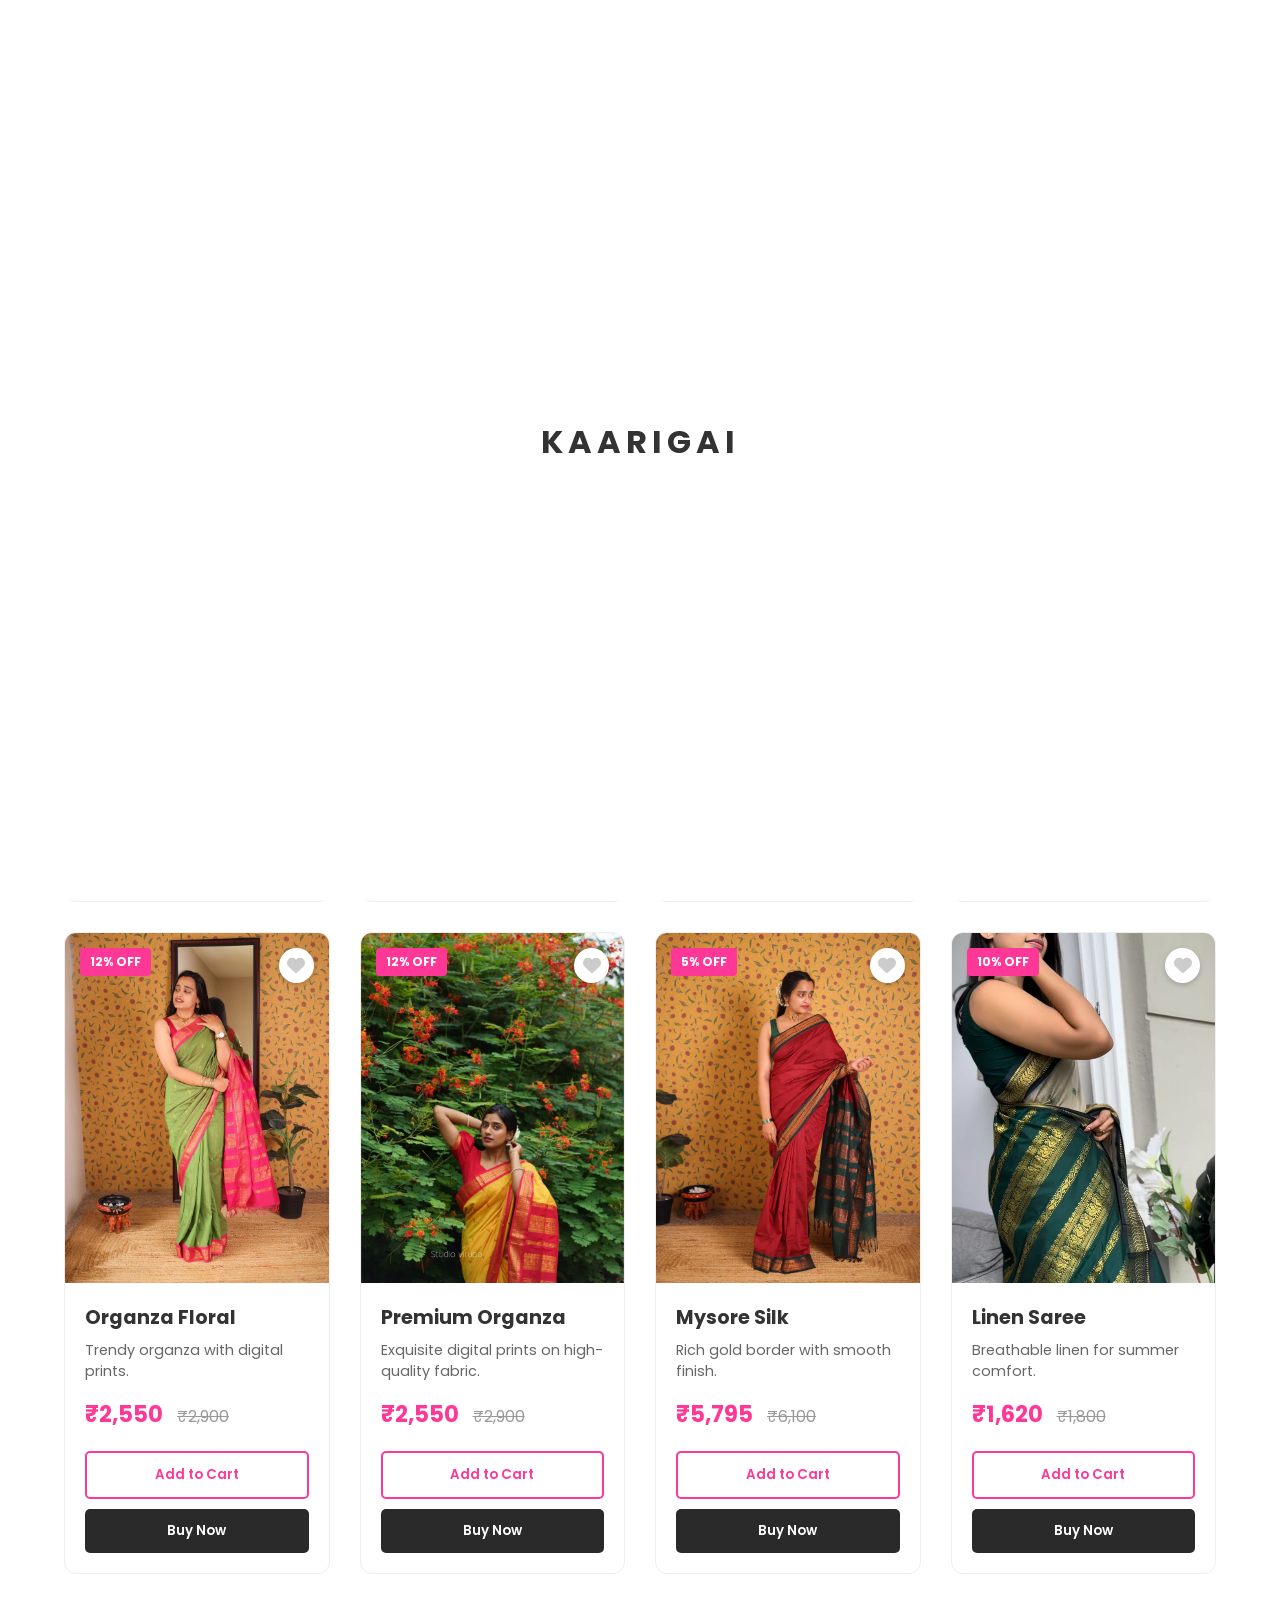
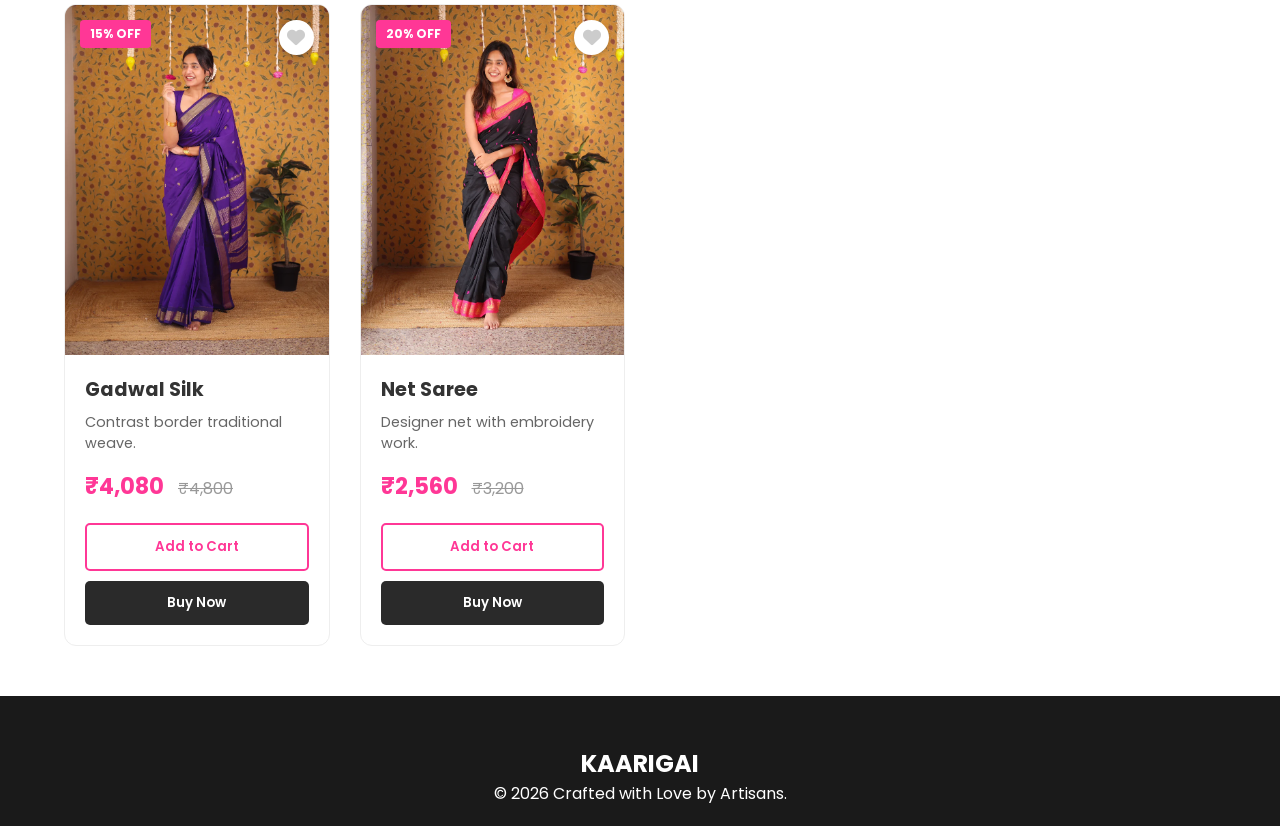
<file: productpage/saree.html>
<!doctype html>
<html lang="en">

<head>
  <meta charset="UTF-8" />
  <meta name="viewport" content="width=device-width, initial-scale=1.0" />
  <title>Saree Collections | KAARIGAI</title>

  <!--stylesheets-->
  <link rel="stylesheet" href="../css/loader.css" />
  <link rel="stylesheet" href="../css/style.css" />
  <link rel="stylesheet" href="../css/navbar.css" />
  <link rel="stylesheet" href="../css/product.css" />
  <link rel="stylesheet" href="../css/footer.css" />
  <link rel="stylesheet" href="../css/toast.css" />

  <!--font awesome-->
  <link rel="stylesheet" href="https://cdnjs.cloudflare.com/ajax/libs/font-awesome/6.4.0/css/all.min.css" />

  <!--google fonts-->
  <link href="https://fonts.googleapis.com/css2?family=Poppins:wght@300;400;600&display=swap" rel="stylesheet" />

</head>

<body>

  <!--preloader-->
  <div id="preloader">
    <div class="loader-content">
      <h1 class="loader-logo">KAARIGAI</h1>
      <div class="loader-line"></div>
    </div>
  </div>

  <!--navbar-->
  <nav>
    <div class="nav-container">
      <div class="navlogo">
        <h1><a href="../index.html" class="logo">KAARIGAI</a></h1>
      </div>
      <div class="navitem" id="navMenu">
        <ul class="navlinks">
          <li><a href="../index.html#home">Home</a></li>
          <li><a href="../index.html#collections">Collections</a></li>
          <li><a href="../index.html#about">About</a></li>
          <li><a href="../index.html#contact">Contact</a></li>
          <li><a href="../subpages/orders.html">Orders</a></li>
        </ul>
      </div>
      <div class="navlinksicon">
        <a href="#" id="loginBtn"><i class="fa-solid fa-circle-user"></i></a>
        <a href="../subpages/whishlist.html"><i class="fa-solid fa-heart"></i></a>
        <div class="cart-icon-wrapper" id="cartToggle">
          <a href="../subpages/cart.html"><i class="fa-solid fa-bag-shopping"></i></a>
          <span id="cart-count">0</span>
        </div>
        <i class="fas fa-bars bar-icon" id="menuBtn"></i>
      </div>
    </div>
  </nav>

  <!--product display-->
  <section class="product-display">
    <h2 class="section-title">Saree Collections</h2>
    <div class="product-grid">
      <div class="product-card">
        <div class="product-img-container">
          <img src="../images/saree/saree1.webp" alt="Saree 1" />
          <button class="wishlist-btn" onclick="
                addToWishlist(
                  'S01',
                  'Kanchipuram Silk',
                  5400,
                  '../images/saree/saree1.webp',
                  this,
                )
              ">
            <i class="fa-solid fa-heart"></i>
          </button>
          <span class="discount-badge">10% OFF</span>
        </div>
        <div class="product-details">
          <h3 class="product-name">Kanchipuram Silk</h3>
          <p class="product-desc">Traditional hand-woven pure silk saree.</p>
          <div class="price-container">
            <span class="current-price">₹5,400</span>
            <span class="original-price">₹6,000</span>
          </div>
          <div class="button-group">
            <button class="add-to-cart-btn" onclick="
                  addToCart(
                    'S01',
                    'Kanchipuram Silk',
                    5400,
                    '../images/saree/saree1.webp',
                  )
                ">
              Add to Cart
            </button>
            <button class="buy-now-btn" onclick="
                  buyNow(
                    'S01',
                    'Kanchipuram Silk',
                    5400,
                    '../images/saree/saree1.webp',
                  )
                ">
              Buy Now
            </button>
          </div>
        </div>
      </div>

      <div class="product-card">
        <div class="product-img-container">
          <img src="../images/saree/saree2.webp" alt="Saree 2" />
          <button class="wishlist-btn" onclick="
                addToWishlist(
                  'S02',
                  'Banarasi Georgette',
                  3800,
                  '../images/saree/saree2.webp',
                  this,
                )
              ">
            <i class="fa-solid fa-heart"></i>
          </button>
          <span class="discount-badge">5% OFF</span>
        </div>
        <div class="product-details">
          <h3 class="product-name">Banarasi Georgette</h3>
          <p class="product-desc">
            Elegant Banarasi weave with light weight fabric.
          </p>
          <div class="price-container">
            <span class="current-price">₹3,800</span>
            <span class="original-price">₹4,000</span>
          </div>
          <div class="button-group">
            <button class="add-to-cart-btn" onclick="
                  addToCart(
                    'S02',
                    'Banarasi Georgette',
                    3800,
                    '../images/saree/saree2.webp',
                  )
                ">
              Add to Cart
            </button>
            <button class="buy-now-btn" onclick="
                  buyNow(
                    'S02',
                    'Banarasi Georgette',
                    3800,
                    '../images/saree/saree2.webp',
                  )
                ">
              Buy Now
            </button>
          </div>
        </div>
      </div>

      <div class="product-card">
        <div class="product-img-container">
          <img src="../images/saree/saree3.webp" alt="Saree 3" />
          <button class="wishlist-btn" onclick="
                addToWishlist(
                  'S03',
                  'Cotton Mulmul',
                  1020,
                  '../images/saree/saree3.webp',
                  this,
                )
              ">
            <i class="fa-solid fa-heart"></i>
          </button>
          <span class="discount-badge">15% OFF</span>
        </div>
        <div class="product-details">
          <h3 class="product-name">Cotton Mulmul</h3>
          <p class="product-desc">
            Daily wear soft cotton with floral prints.
          </p>
          <div class="price-container">
            <span class="current-price">₹1,020</span>
            <span class="original-price">₹1,200</span>
          </div>
          <div class="button-group">
            <button class="add-to-cart-btn" onclick="
                  addToCart(
                    'S03',
                    'Cotton Mulmul',
                    1020,
                    '../images/saree/saree3.webp',
                  )
                ">
              Add to Cart
            </button>
            <button class="buy-now-btn" onclick="
                  buyNow(
                    'S03',
                    'Cotton Mulmul',
                    1020,
                    '../images/saree/saree3.webp',
                  )
                ">
              Buy Now
            </button>
          </div>
        </div>
      </div>

      <div class="product-card">
        <div class="product-img-container">
          <img src="../images/saree/saree4.webp" alt="Saree 4" />
          <button class="wishlist-btn" onclick="
                addToWishlist(
                  'S04',
                  'Chiffon Party Wear',
                  2300,
                  '../images/saree/saree4.webp',
                  this,
                )
              ">
            <i class="fa-solid fa-heart"></i>
          </button>
          <span class="discount-badge">8% OFF</span>
        </div>
        <div class="product-details">
          <h3 class="product-name">Chiffon Party Wear</h3>
          <p class="product-desc">Sparkly chiffon for evening events.</p>
          <div class="price-container">
            <span class="current-price">₹2,300</span>
            <span class="original-price">₹2,500</span>
          </div>
          <div class="button-group">
            <button class="add-to-cart-btn" onclick="
                  addToCart(
                    'S04',
                    'Chiffon Party Wear',
                    2300,
                    '../images/saree/saree4.webp',
                  )
                ">
              Add to Cart
            </button>
            <button class="buy-now-btn" onclick="
                  buyNow(
                    'S04',
                    'Chiffon Party Wear',
                    2300,
                    '../images/saree/saree4.webp',
                  )
                ">
              Buy Now
            </button>
          </div>
        </div>
      </div>

      <div class="product-card">
        <div class="product-img-container">
          <img src="../images/saree/saree5.webp" alt="Saree 5" />
          <button class="wishlist-btn" onclick="
                addToWishlist(
                  'S05',
                  'Organza Floral',
                  2550,
                  '../images/saree/saree5.webp',
                  this,
                )
              ">
            <i class="fa-solid fa-heart"></i>
          </button>
          <span class="discount-badge">12% OFF</span>
        </div>
        <div class="product-details">
          <h3 class="product-name">Organza Floral</h3>
          <p class="product-desc">Trendy organza with digital prints.</p>
          <div class="price-container">
            <span class="current-price">₹2,550</span>
            <span class="original-price">₹2,900</span>
          </div>
          <div class="button-group">
            <button class="add-to-cart-btn" onclick="
                  addToCart(
                    'S05',
                    'Organza Floral',
                    2550,
                    '../images/saree/saree5.webp',
                  )
                ">
              Add to Cart
            </button>
            <button class="buy-now-btn" onclick="
                  buyNow(
                    'S05',
                    'Organza Floral',
                    2550,
                    '../images/saree/saree5.webp',
                  )
                ">
              Buy Now
            </button>
          </div>
        </div>
      </div>

      <div class="product-card">
        <div class="product-img-container">
          <img src="../images/saree/saree6.webp" alt="Saree 6" />
          <button class="wishlist-btn" onclick="
                addToWishlist(
                  'S06',
                  'Premium Organza',
                  2550,
                  '../images/saree/saree6.webp',
                  this,
                )
              ">
            <i class="fa-solid fa-heart"></i>
          </button>
          <span class="discount-badge">12% OFF</span>
        </div>
        <div class="product-details">
          <h3 class="product-name">Premium Organza</h3>
          <p class="product-desc">
            Exquisite digital prints on high-quality fabric.
          </p>
          <div class="price-container">
            <span class="current-price">₹2,550</span>
            <span class="original-price">₹2,900</span>
          </div>
          <div class="button-group">
            <button class="add-to-cart-btn" onclick="
                  addToCart(
                    'S06',
                    'Premium Organza',
                    2550,
                    '../images/saree/saree6.webp',
                  )
                ">
              Add to Cart
            </button>
            <button class="buy-now-btn" onclick="
                  buyNow(
                    'S06',
                    'Premium Organza',
                    2550,
                    '../images/saree/saree6.webp',
                  )
                ">
              Buy Now
            </button>
          </div>
        </div>
      </div>

      <div class="product-card">
        <div class="product-img-container">
          <img src="../images/saree/saree7.webp" alt="Saree 7" />
          <button class="wishlist-btn" onclick="
                addToWishlist(
                  'S07',
                  'Mysore Silk',
                  5795,
                  '../images/saree/saree7.webp',
                  this,
                )
              ">
            <i class="fa-solid fa-heart"></i>
          </button>
          <span class="discount-badge">5% OFF</span>
        </div>
        <div class="product-details">
          <h3 class="product-name">Mysore Silk</h3>
          <p class="product-desc">Rich gold border with smooth finish.</p>
          <div class="price-container">
            <span class="current-price">₹5,795</span>
            <span class="original-price">₹6,100</span>
          </div>
          <div class="button-group">
            <button class="add-to-cart-btn" onclick="
                  addToCart(
                    'S07',
                    'Mysore Silk',
                    5795,
                    '../images/saree/saree7.webp',
                  )
                ">
              Add to Cart
            </button>
            <button class="buy-now-btn" onclick="
                  buyNow(
                    'S07',
                    'Mysore Silk',
                    5795,
                    '../images/saree/saree7.webp',
                  )
                ">
              Buy Now
            </button>
          </div>
        </div>
      </div>

      <div class="product-card">
        <div class="product-img-container">
          <img src="../images/saree/saree8.webp" alt="Saree 8" />
          <button class="wishlist-btn" onclick="
                addToWishlist(
                  'S08',
                  'Linen Saree',
                  1620,
                  '../images/saree/saree8.webp',
                  this,
                )
              ">
            <i class="fa-solid fa-heart"></i>
          </button>
          <span class="discount-badge">10% OFF</span>
        </div>
        <div class="product-details">
          <h3 class="product-name">Linen Saree</h3>
          <p class="product-desc">Breathable linen for summer comfort.</p>
          <div class="price-container">
            <span class="current-price">₹1,620</span>
            <span class="original-price">₹1,800</span>
          </div>
          <div class="button-group">
            <button class="add-to-cart-btn" onclick="
                  addToCart(
                    'S08',
                    'Linen Saree',
                    1620,
                    '../images/saree/saree8.webp',
                  )
                ">
              Add to Cart
            </button>
            <button class="buy-now-btn" onclick="
                  buyNow(
                    'S08',
                    'Linen Saree',
                    1620,
                    '../images/saree/saree8.webp',
                  )
                ">
              Buy Now
            </button>
          </div>
        </div>
      </div>

      <div class="product-card">
        <div class="product-img-container">
          <img src="../images/saree/saree9.webp" alt="Saree 9" />
          <button class="wishlist-btn" onclick="
                addToWishlist(
                  'S09',
                  'Gadwal Silk',
                  4080,
                  '../images/saree/saree9.webp',
                  this,
                )
              ">
            <i class="fa-solid fa-heart"></i>
          </button>
          <span class="discount-badge">15% OFF</span>
        </div>
        <div class="product-details">
          <h3 class="product-name">Gadwal Silk</h3>
          <p class="product-desc">Contrast border traditional weave.</p>
          <div class="price-container">
            <span class="current-price">₹4,080</span>
            <span class="original-price">₹4,800</span>
          </div>
          <div class="button-group">
            <button class="add-to-cart-btn" onclick="
                  addToCart(
                    'S09',
                    'Gadwal Silk',
                    4080,
                    '../images/saree/saree9.webp',
                  )
                ">
              Add to Cart
            </button>
            <button class="buy-now-btn" onclick="
                  buyNow(
                    'S09',
                    'Gadwal Silk',
                    4080,
                    '../images/saree/saree9.webp',
                  )
                ">
              Buy Now
            </button>
          </div>
        </div>
      </div>

      <div class="product-card">
        <div class="product-img-container">
          <img src="../images/saree/saree10.webp" alt="Saree 10" />
          <button class="wishlist-btn" onclick="
                addToWishlist(
                  'S10',
                  'Net Saree',
                  2560,
                  '../images/saree/saree10.webp',
                  this,
                )
              ">
            <i class="fa-solid fa-heart"></i>
          </button>
          <span class="discount-badge">20% OFF</span>
        </div>
        <div class="product-details">
          <h3 class="product-name">Net Saree</h3>
          <p class="product-desc">Designer net with embroidery work.</p>
          <div class="price-container">
            <span class="current-price">₹2,560</span>
            <span class="original-price">₹3,200</span>
          </div>
          <div class="button-group">
            <button class="add-to-cart-btn" onclick="
                  addToCart(
                    'S10',
                    'Net Saree',
                    2560,
                    '../images/saree/saree10.webp',
                  )
                ">
              Add to Cart
            </button>
            <button class="buy-now-btn" onclick="
                  buyNow(
                    'S10',
                    'Net Saree',
                    2560,
                    '../images/saree/saree10.webp',
                  )
                ">
              Buy Now
            </button>
          </div>
        </div>
      </div>
    </div>
  </section>

  <!--footer-->
  <footer id="contact" class="footer-section">
    <div class="footer-container">
      <div class="footer-info">
        <h2>KAARIGAI</h2>
        <p>&copy; 2026 Crafted with Love by Artisans.</p>
      </div>
    </div>
  </footer>

  <!--toast container-->
  <div id="toast-container" class="toast-container"></div>

  <!--scripts-->
  <script src="../js/loader.js"></script>
  <script src="../js/menu.js"></script>
  <script src="../js/cart.js"></script>
  <script src="../js/toast.js"></script>
  <script src="../js/whishlist.js"></script>
  <script src="../js/buynow.js"></script>

</body>

</html>
</file>
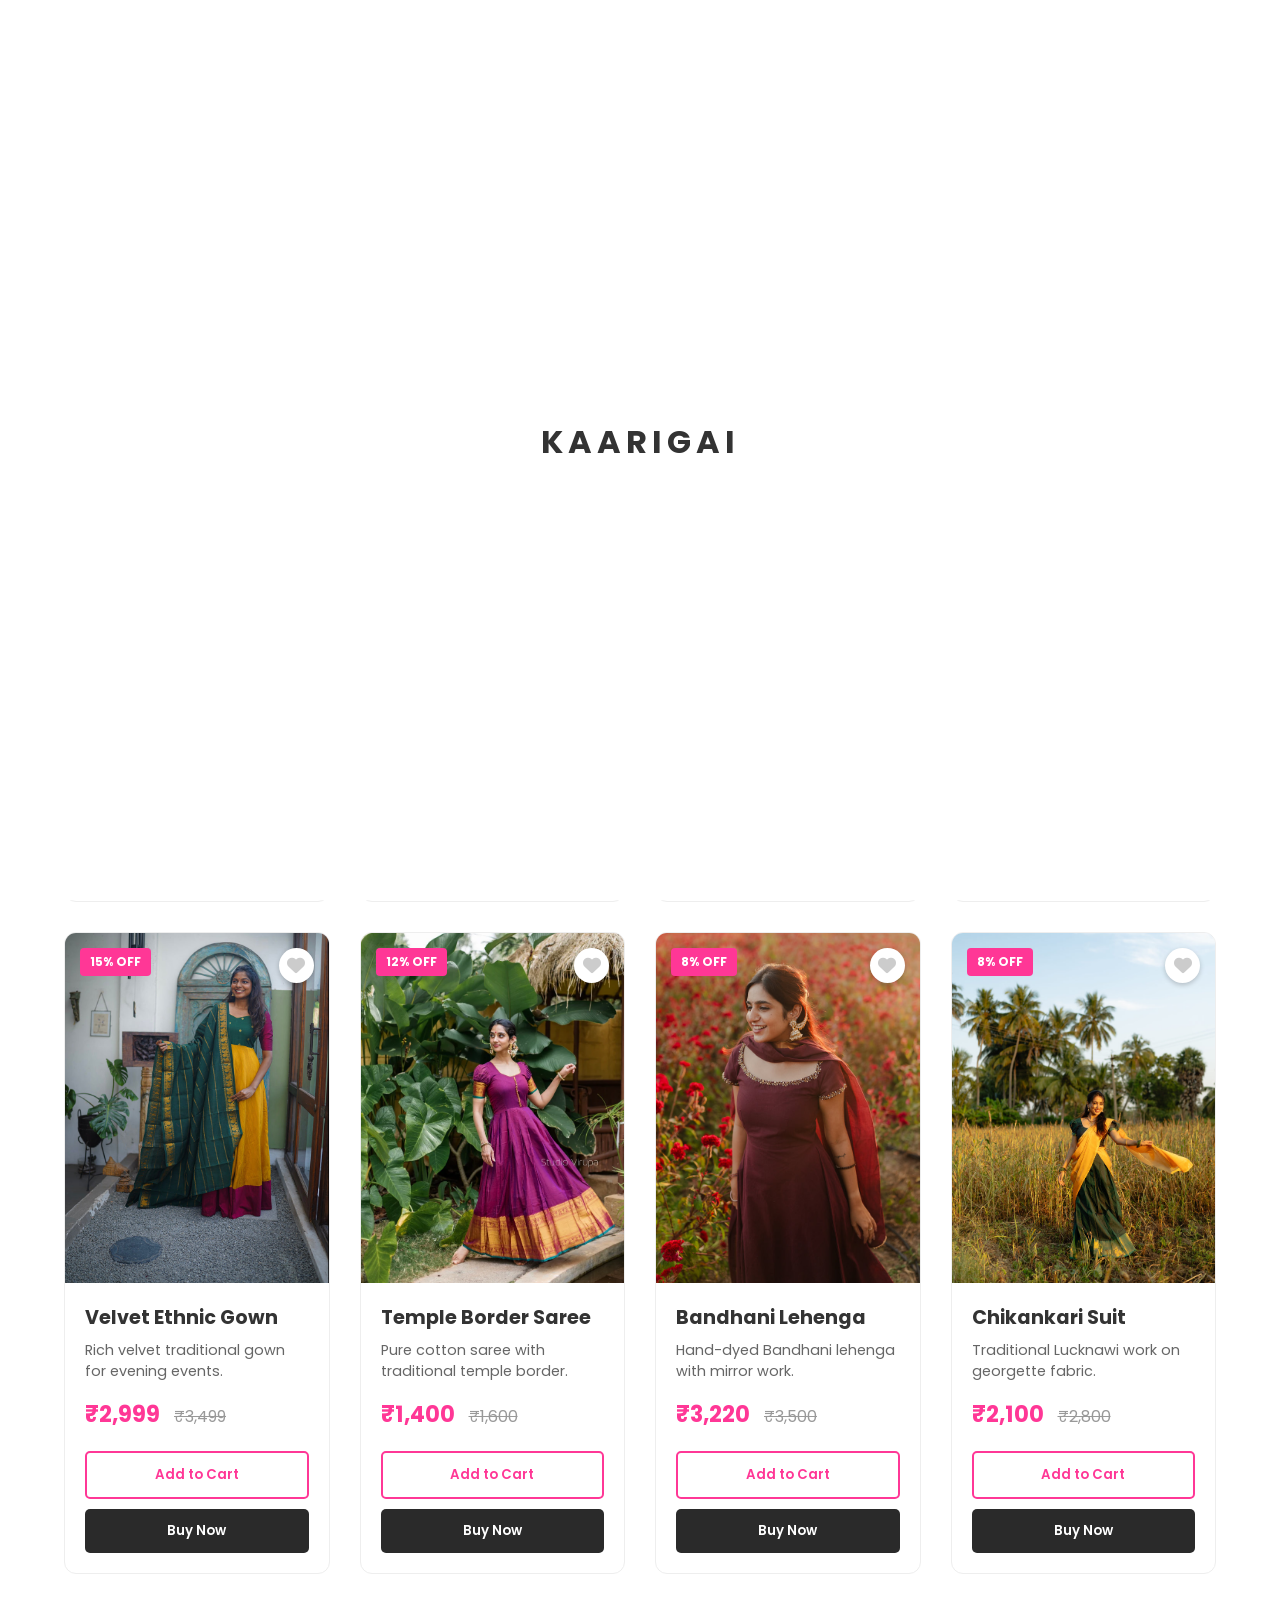
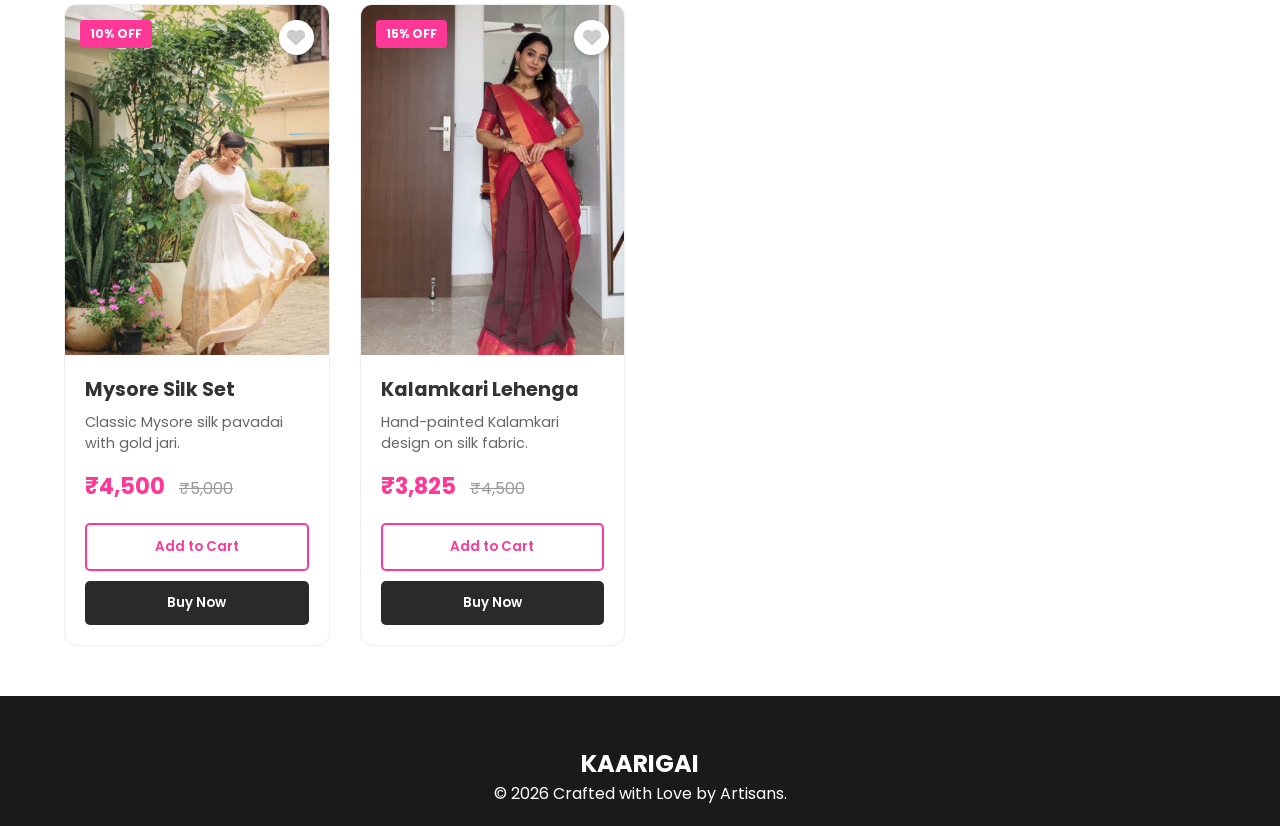
<file: productpage/traditional-wear.html>
<!doctype html>
<html lang="en">

<head>
  <meta charset="UTF-8" />
  <meta name="viewport" content="width=device-width, initial-scale=1.0" />
  <title>Traditional Wear | KAARIGAI</title>

  <!--stylesheets-->
  <link rel="stylesheet" href="../css/loader.css" />
  <link rel="stylesheet" href="../css/style.css" />
  <link rel="stylesheet" href="../css/navbar.css" />
  <link rel="stylesheet" href="../css/product.css" />
  <link rel="stylesheet" href="../css/footer.css" />
  <link rel="stylesheet" href="../css/toast.css" />

  <!--font awesome-->
  <link rel="stylesheet" href="https://cdnjs.cloudflare.com/ajax/libs/font-awesome/6.4.0/css/all.min.css" />

  <!--google fonts-->
  <link href="https://fonts.googleapis.com/css2?family=Poppins:wght@300;400;600&display=swap" rel="stylesheet" />

</head>

<body>

  <!--preloader-->
  <div id="preloader">
    <div class="loader-content">
      <h1 class="loader-logo">KAARIGAI</h1>
      <div class="loader-line"></div>
    </div>
  </div>

  <!--navbar-->
  <nav>
    <div class="nav-container">
      <div class="navlogo">
        <h1><a href="../index.html" class="logo">KAARIGAI</a></h1>
      </div>
      <div class="navitem" id="navMenu">
        <ul class="navlinks">
          <li><a href="../index.html#home">Home</a></li>
          <li><a href="../index.html#collections">Collections</a></li>
          <li><a href="../index.html#about">About</a></li>
          <li><a href="../index.html#contact">Contact</a></li>
          <li><a href="../subpages/orders.html">Orders</a></li>
        </ul>
      </div>
      <div class="navlinksicon">
        <a href="#" id="loginBtn"><i class="fa-solid fa-circle-user"></i></a>
        <a href="../subpages/whishlist.html"><i class="fa-solid fa-heart"></i></a>
        <div class="cart-icon-wrapper" id="cartToggle">
          <a href="../subpages/cart.html"><i class="fa-solid fa-bag-shopping"></i></a>
          <span id="cart-count">0</span>
        </div>
        <i class="fas fa-bars bar-icon" id="menuBtn"></i>
      </div>
    </div>
  </nav>

  <!--product display-->
  <section class="product-display">
    <h2 class="section-title">Traditional Collection</h2>
    <div class="product-grid">
      <div class="product-card">
        <div class="product-img-container">
          <img src="../images/traditionalwear/tradition1.jpg" alt="Product 1" />
          <button class="wishlist-btn" onclick="
                addToWishlist(
                  'T01',
                  'Silk Pattu Pavadai',
                  2250,
                  '../images/traditionalwear/tradition1.jpg',
                  this,
                )
              ">
            <i class="fa-solid fa-heart"></i>
          </button>
          <span class="discount-badge">10% OFF</span>
        </div>
        <div class="product-details">
          <h3 class="product-name">Silk Pattu Pavadai</h3>
          <p class="product-desc">
            Pure Kanchipuram silk pavadai set for teens.
          </p>
          <div class="price-container">
            <span class="current-price">₹2,250</span>
            <span class="original-price">₹2,500</span>
          </div>
          <div class="button-group">
            <button class="add-to-cart-btn" onclick="
                  addToCart(
                    'T01',
                    'Silk Pattu Pavadai',
                    2250,
                    '../images/traditionalwear/tradition1.jpg',
                  )
                ">
              Add to Cart
            </button>
            <button class="buy-now-btn" onclick="
                  buyNow(
                    'T01',
                    'Silk Pattu Pavadai',
                    2250,
                    '../images/traditionalwear/tradition1.jpg',
                  )
                ">
              Buy Now
            </button>
          </div>
        </div>
      </div>

      <div class="product-card">
        <div class="product-img-container">
          <img src="../images/traditionalwear/tradition2.jpg" alt="Product 2" />
          <button class="wishlist-btn" onclick="
                addToWishlist(
                  'T02',
                  'Traditional Half Saree',
                  3400,
                  '../images/traditionalwear/tradition2.jpg',
                  this,
                )
              ">
            <i class="fa-solid fa-heart"></i>
          </button>
          <span class="discount-badge">15% OFF</span>
        </div>
        <div class="product-details">
          <h3 class="product-name">Traditional Half Saree</h3>
          <p class="product-desc">
            Elegant Dhavani set with rich brocade border.
          </p>
          <div class="price-container">
            <span class="current-price">₹3,400</span>
            <span class="original-price">₹4,000</span>
          </div>
          <div class="button-group">
            <button class="add-to-cart-btn" onclick="
                  addToCart(
                    'T02',
                    'Traditional Half Saree',
                    3400,
                    '../images/traditionalwear/tradition2.jpg',
                  )
                ">
              Add to Cart
            </button>
            <button class="buy-now-btn" onclick="
                  buyNow(
                    'T02',
                    'Traditional Half Saree',
                    3400,
                    '../images/traditionalwear/tradition2.jpg',
                  )
                ">
              Buy Now
            </button>
          </div>
        </div>
      </div>

      <div class="product-card">
        <div class="product-img-container">
          <img src="../images/traditionalwear/tradition3.jpg" alt="Product 3" />
          <button class="wishlist-btn" onclick="
                addToWishlist(
                  'T03',
                  'Kerala Kasavu Set',
                  1710,
                  '../images/traditionalwear/tradition3.jpg',
                  this,
                )
              ">
            <i class="fa-solid fa-heart"></i>
          </button>
          <span class="discount-badge">5% OFF</span>
        </div>
        <div class="product-details">
          <h3 class="product-name">Kerala Kasavu Set</h3>
          <p class="product-desc">
            White & Gold traditional Kerala style pavadai set.
          </p>
          <div class="price-container">
            <span class="current-price">₹1,710</span>
            <span class="original-price">₹1,800</span>
          </div>
          <div class="button-group">
            <button class="add-to-cart-btn" onclick="
                  addToCart(
                    'T03',
                    'Kerala Kasavu Set',
                    1710,
                    '../images/traditionalwear/tradition3.jpg',
                  )
                ">
              Add to Cart
            </button>
            <button class="buy-now-btn" onclick="
                  buyNow(
                    'T03',
                    'Kerala Kasavu Set',
                    1710,
                    '../images/traditionalwear/tradition3.jpg',
                  )
                ">
              Buy Now
            </button>
          </div>
        </div>
      </div>

      <div class="product-card">
        <div class="product-img-container">
          <img src="../images/traditionalwear/tradition4.png" alt="Product 4" />
          <button class="wishlist-btn" onclick="
                addToWishlist(
                  'T04',
                  'Brocade Lehenga',
                  4800,
                  '../images/traditionalwear/tradition4.png',
                  this,
                )
              ">
            <i class="fa-solid fa-heart"></i>
          </button>
          <span class="discount-badge">20% OFF</span>
        </div>
        <div class="product-details">
          <h3 class="product-name">Brocade Lehenga</h3>
          <p class="product-desc">
            Banarasi brocade lehenga for temple festivals.
          </p>
          <div class="price-container">
            <span class="current-price">₹4,800</span>
            <span class="original-price">₹6,000</span>
          </div>
          <div class="button-group">
            <button class="add-to-cart-btn" onclick="
                  addToCart(
                    'T04',
                    'Brocade Lehenga',
                    4800,
                    '../images/traditionalwear/tradition4.png',
                  )
                ">
              Add to Cart
            </button>
            <button class="buy-now-btn" onclick="
                  buyNow(
                    'T04',
                    'Brocade Lehenga',
                    4800,
                    '../images/traditionalwear/tradition4.png',
                  )
                ">
              Buy Now
            </button>
          </div>
        </div>
      </div>

      <div class="product-card">
        <div class="product-img-container">
          <img src="../images/traditionalwear/tradition5.jpg" alt="Product 5" />
          <button class="wishlist-btn" onclick="
                addToWishlist(
                  'T05',
                  'Velvet Ethnic Gown',
                  2999,
                  '../images/traditionalwear/tradition5.jpg',
                  this,
                )
              ">
            <i class="fa-solid fa-heart"></i>
          </button>
          <span class="discount-badge">15% OFF</span>
        </div>
        <div class="product-details">
          <h3 class="product-name">Velvet Ethnic Gown</h3>
          <p class="product-desc">
            Rich velvet traditional gown for evening events.
          </p>
          <div class="price-container">
            <span class="current-price">₹2,999</span>
            <span class="original-price">₹3,499</span>
          </div>
          <div class="button-group">
            <button class="add-to-cart-btn" onclick="
                  addToCart(
                    'T05',
                    'Velvet Ethnic Gown',
                    2999,
                    '../images/traditionalwear/tradition5.jpg',
                  )
                ">
              Add to Cart
            </button>
            <button class="buy-now-btn" onclick="
                  buyNow(
                    'T05',
                    'Velvet Ethnic Gown',
                    2999,
                    '../images/traditionalwear/tradition5.jpg',
                  )
                ">
              Buy Now
            </button>
          </div>
        </div>
      </div>

      <div class="product-card">
        <div class="product-img-container">
          <img src="../images/traditionalwear/tradition6.webp" alt="Product 6" />
          <button class="wishlist-btn" onclick="
                addToWishlist(
                  'T06',
                  'Temple Border Saree',
                  1400,
                  '../images/traditionalwear/tradition6.webp',
                  this,
                )
              ">
            <i class="fa-solid fa-heart"></i>
          </button>
          <span class="discount-badge">12% OFF</span>
        </div>
        <div class="product-details">
          <h3 class="product-name">Temple Border Saree</h3>
          <p class="product-desc">
            Pure cotton saree with traditional temple border.
          </p>
          <div class="price-container">
            <span class="current-price">₹1,400</span>
            <span class="original-price">₹1,600</span>
          </div>
          <div class="button-group">
            <button class="add-to-cart-btn" onclick="
                  addToCart(
                    'T06',
                    'Temple Border Saree',
                    1400,
                    '../images/traditionalwear/tradition6.webp',
                  )
                ">
              Add to Cart
            </button>
            <button class="buy-now-btn" onclick="
                  buyNow(
                    'T06',
                    'Temple Border Saree',
                    1400,
                    '../images/traditionalwear/tradition6.webp',
                  )
                ">
              Buy Now
            </button>
          </div>
        </div>
      </div>

      <div class="product-card">
        <div class="product-img-container">
          <img src="../images/traditionalwear/tradition7.jpg" alt="Product 7" />
          <button class="wishlist-btn" onclick="
                addToWishlist(
                  'T07',
                  'Bandhani Lehenga',
                  3220,
                  '../images/traditionalwear/tradition7.jpg',
                  this,
                )
              ">
            <i class="fa-solid fa-heart"></i>
          </button>
          <span class="discount-badge">8% OFF</span>
        </div>
        <div class="product-details">
          <h3 class="product-name">Bandhani Lehenga</h3>
          <p class="product-desc">
            Hand-dyed Bandhani lehenga with mirror work.
          </p>
          <div class="price-container">
            <span class="current-price">₹3,220</span>
            <span class="original-price">₹3,500</span>
          </div>
          <div class="button-group">
            <button class="add-to-cart-btn" onclick="
                  addToCart(
                    'T07',
                    'Bandhani Lehenga',
                    3220,
                    '../images/traditionalwear/tradition7.jpg',
                  )
                ">
              Add to Cart
            </button>
            <button class="buy-now-btn" onclick="
                  buyNow(
                    'T07',
                    'Bandhani Lehenga',
                    3220,
                    '../images/traditionalwear/tradition7.jpg',
                  )
                ">
              Buy Now
            </button>
          </div>
        </div>
      </div>

      <div class="product-card">
        <div class="product-img-container">
          <img src="../images/traditionalwear/tradition8.jpg" alt="Product 8" />
          <button class="wishlist-btn" onclick="
                addToWishlist(
                  'T08',
                  'Chikankari Suit',
                  2100,
                  '../images/traditionalwear/tradition8.jpg',
                  this,
                )
              ">
            <i class="fa-solid fa-heart"></i>
          </button>
          <span class="discount-badge">8% OFF</span>
        </div>
        <div class="product-details">
          <h3 class="product-name">Chikankari Suit</h3>
          <p class="product-desc">
            Traditional Lucknawi work on georgette fabric.
          </p>
          <div class="price-container">
            <span class="current-price">₹2,100</span>
            <span class="original-price">₹2,800</span>
          </div>
          <div class="button-group">
            <button class="add-to-cart-btn" onclick="
                  addToCart(
                    'T08',
                    'Chikankari Suit',
                    2100,
                    '../images/traditionalwear/tradition8.jpg',
                  )
                ">
              Add to Cart
            </button>
            <button class="buy-now-btn" onclick="
                  buyNow(
                    'T08',
                    'Chikankari Suit',
                    2100,
                    '../images/traditionalwear/tradition8.jpg',
                  )
                ">
              Buy Now
            </button>
          </div>
        </div>
      </div>

      <div class="product-card">
        <div class="product-img-container">
          <img src="../images/traditionalwear/tradition9.jpg" alt="Product 9" />
          <button class="wishlist-btn" onclick="
                addToWishlist(
                  'T09',
                  'Mysore Silk Set',
                  4500,
                  '../images/traditionalwear/tradition9.jpg',
                  this,
                )
              ">
            <i class="fa-solid fa-heart"></i>
          </button>
          <span class="discount-badge">10% OFF</span>
        </div>
        <div class="product-details">
          <h3 class="product-name">Mysore Silk Set</h3>
          <p class="product-desc">
            Classic Mysore silk pavadai with gold jari.
          </p>
          <div class="price-container">
            <span class="current-price">₹4,500</span>
            <span class="original-price">₹5,000</span>
          </div>
          <div class="button-group">
            <button class="add-to-cart-btn" onclick="
                  addToCart(
                    'T09',
                    'Mysore Silk Set',
                    4500,
                    '../images/traditionalwear/tradition9.jpg',
                  )
                ">
              Add to Cart
            </button>
            <button class="buy-now-btn" onclick="
                  buyNow(
                    'T09',
                    'Mysore Silk Set',
                    4500,
                    '../images/traditionalwear/tradition9.jpg',
                  )
                ">
              Buy Now
            </button>
          </div>
        </div>
      </div>

      <div class="product-card">
        <div class="product-img-container">
          <img src="../images/traditionalwear/tradition10.png" alt="Product 10" />
          <button class="wishlist-btn" onclick="
                addToWishlist(
                  'T10',
                  'Kalamkari Lehenga',
                  3825,
                  '../images/traditionalwear/tradition10.png',
                  this,
                )
              ">
            <i class="fa-solid fa-heart"></i>
          </button>
          <span class="discount-badge">15% OFF</span>
        </div>
        <div class="product-details">
          <h3 class="product-name">Kalamkari Lehenga</h3>
          <p class="product-desc">
            Hand-painted Kalamkari design on silk fabric.
          </p>
          <div class="price-container">
            <span class="current-price">₹3,825</span>
            <span class="original-price">₹4,500</span>
          </div>
          <div class="button-group">
            <button class="add-to-cart-btn" onclick="
                  addToCart(
                    'T10',
                    'Kalamkari Lehenga',
                    3825,
                    '../images/traditionalwear/tradition10.png',
                  )
                ">
              Add to Cart
              <button class="buy-now-btn" onclick="
                  buyNow(
                      'T10',
                    'Kalamkari Lehenga',
                    3825,
                    '../images/traditionalwear/tradition10.png',
                  )
                ">
                Buy Now
              </button>
          </div>
        </div>
      </div>
    </div>
  </section>

  <!--footer-->
  <footer id="contact" class="footer-section">
    <div class="footer-container">
      <div class="footer-info">
        <h2>KAARIGAI</h2>
        <p>&copy; 2026 Crafted with Love by Artisans.</p>
      </div>
    </div>
  </footer>

  <!--toast container-->
  <div id="toast-container" class="toast-container"></div>

  <!--scripts-->
  <script src="../js/loader.js"></script>
  <script src="../js/menu.js"></script>
  <script src="../js/cart.js"></script>
  <script src="../js/whishlist.js"></script>
  <script src="../js/toast.js"></script>
  <script src="../js/buynow.js"></script>

</body>

</html>
</file>
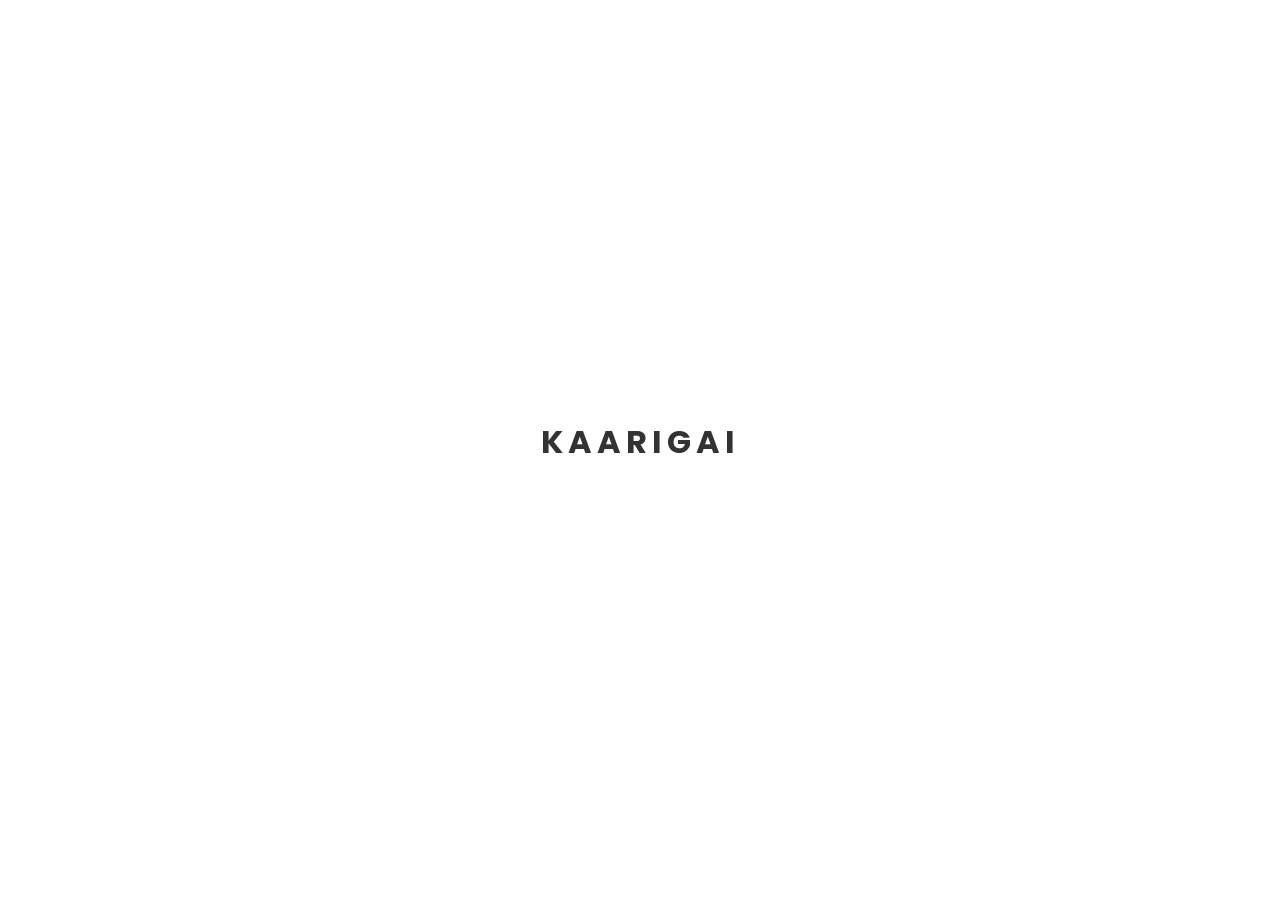
<file: subpages/cart.html>
<!doctype html>
<html lang="en">

<head>
  <meta charset="UTF-8" />
  <meta name="viewport" content="width=device-width, initial-scale=1.0" />
  <title>Shopping Cart | KAARIGAI</title>

  <!--stylesheet-->
  <link rel="stylesheet" href="../css/loader.css" />
  <link rel="stylesheet" href="../css/style.css" />
  <link rel="stylesheet" href="../css/navbar.css" />
  <link rel="stylesheet" href="../css/cart.css" />
  <link rel="stylesheet" href="../css/toast.css">

  <!--font awesome-->
  <link rel="stylesheet" href="https://cdnjs.cloudflare.com/ajax/libs/font-awesome/6.4.0/css/all.min.css" />

  <!--google fonts-->
  <link href="https://fonts.googleapis.com/css2?family=Poppins:wght@300;400;600&display=swap" rel="stylesheet" />
</head>

<body>

  <!--preloader-->
  <div id="preloader">
    <div class="loader-content">
      <h1 class="loader-logo">KAARIGAI</h1>
      <div class="loader-line"></div>
    </div>
  </div>

  <!--navbar-->
  <nav>
    <div class="nav-container">
      <div class="navlogo">
        <h1><a href="../index.html" class="logo">KAARIGAI</a></h1>
      </div>
      <div class="navlinksicon">
        <a href="../index.html"><i class="fa-solid fa-house"></i></a>
        <a href="whishlist.html"><i class="fa-solid fa-heart"></i></a>
        <div class="cart-icon-wrapper">
          <a href="cart.html"><i class="fa-solid fa-bag-shopping"></i></a>
          <span id="cart-count">0</span>
        </div>
      </div>
    </div>
  </nav>

  <!--cart product-->
  <main class="cart-wrapper">
    <h2 class="section-title">Your Shopping Bag</h2>

    <div class="cart-container">
      <div id="cart-items-container" class="cart-items"></div>

      <div class="cart-summary" id="cart-summary">
        <h3>Order Summary</h3>
        <div class="summary-row">
          <span>Subtotal</span>
          <span id="subtotal">₹0</span>
        </div>
        <div class="summary-row">
          <span>Shipping</span>
          <span class="free">Free</span>
        </div>
        <hr />
        <div class="summary-row total">
          <span>Total</span>
          <span id="total-amount">₹0</span>
        </div>
        <button class="checkout-btn">Proceed to Checkout</button>
      </div>
    </div>
  </main>

  <!--toast-->
  <div id="toast-container" class="toast-container"></div>

  <!--script-->
  <script src="../js/loader.js"></script>
  <script src="../js/menu.js"></script>
  <script src="../js/cart.js"></script>

</body>

</html>
</file>
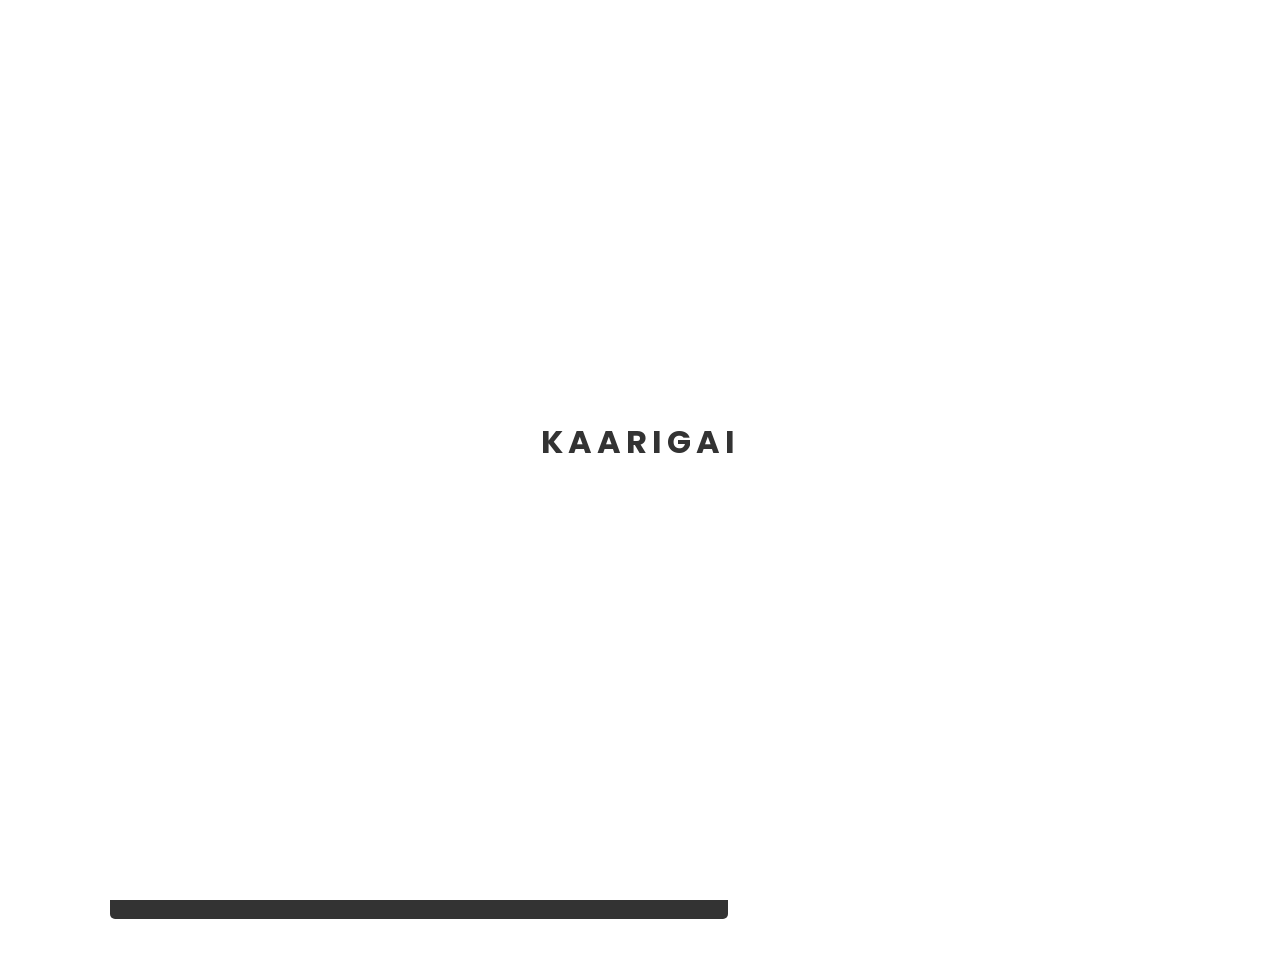
<file: subpages/checkout.html>
<!doctype html>
<html lang="en">

<head>
  <meta charset="UTF-8" />
  <meta name="viewport" content="width=device-width, initial-scale=1.0" />
  <title>Checkout | KAARIGAI</title>

  <!--stylesheet-->
  <link rel="stylesheet" href="../css/loader.css" />
  <link rel="stylesheet" href="../css/style.css" />
  <link rel="stylesheet" href="../css/navbar.css" />
  <link rel="stylesheet" href="../css/checkout.css" />
  <link rel="stylesheet" href="../css/toast.css" />

  <!--font awesome-->
  <link rel="stylesheet" href="https://cdnjs.cloudflare.com/ajax/libs/font-awesome/6.4.0/css/all.min.css" />
  <link href="https://fonts.googleapis.com/css2?family=Poppins:wght@300;400;600&display=swap" rel="stylesheet" />

  <!--google fonts-->
  <link rel="preconnect" href="https://fonts.googleapis.com" />
</head>

<body>

  <!--preloader-->
  <div id="preloader">
    <div class="loader-content">
      <h1 class="loader-logo">KAARIGAI</h1>
      <div class="loader-line"></div>
    </div>
  </div>

  <!--navbar-->
  <nav>
    <div class="nav-container">
      <div class="navlogo">
        <h1><a href="../index.html#home" class="logo">KAARIGAI</a></h1>
      </div>
      <div class="navlinksicon">
        <a href="../index.html#home"><i class="fa-solid fa-house"></i></a>
        <div class="cart-icon-wrapper">
          <a href="./cart.html"><i class="fa-solid fa-bag-shopping"></i></a>
          <span id="cart-count">0</span>
        </div>
      </div>
    </div>
  </nav>

  <!--checkout box-->
  <main class="checkout-container">
    <h2 class="section-title">Finalize Your Order</h2>

    <div class="checkout-layout">
      <section class="checkout-form">
        <form id="paymentForm">
          <div class="form-group">
            <h3><i class="fas fa-truck"></i> Shipping Address</h3>
            <input type="text" placeholder="Full Name" required />
            <input type="email" placeholder="Email Address" required />
            <input type="text" placeholder="Street Address" required />
            <div class="flex-inputs">
              <input type="text" placeholder="City" required />
              <input type="text" placeholder="Pincode" required />
            </div>
          </div>

          <div class="form-group">
            <h3><i class="fas fa-credit-card"></i> Payment Method</h3>
            <div class="payment-options">
              <label class="pay-option">
                <input type="radio" name="pay" value="card" checked />
                <span><i class="fab fa-cc-visa"></i> Card</span>
              </label>
              <label class="pay-option">
                <input type="radio" name="pay" value="gpay" />
                <span><i class="fab fa-google-pay"></i> GPay</span>
              </label>
              <label class="pay-option">
                <input type="radio" name="pay" value="cod" />
                <span><i class="fas fa-money-bill-wave"></i> COD</span>
              </label>
            </div>

            <div id="cardDetails" class="payment-section">
              <input type="text" placeholder="Card Number (16 digits)" maxlength="16" />
              <div class="flex-inputs">
                <input type="text" placeholder="MM/YY" maxlength="5" />
                <input type="password" placeholder="CVV" maxlength="3" />
              </div>
            </div>

            <div id="gpaySection" class="payment-section hidden">
              <div class="gpay-placeholder-btn">
                <i class="fab fa-google-pay"></i> Pay with Google Pay
              </div>
              <p class="helper-text">You will be redirected to Google Pay app.</p>
            </div>

            <div id="codSection" class="payment-section hidden">
              <p class="helper-text">Pay with cash upon delivery of your items.</p>
            </div>
          </div>

          <button type="submit" class="place-order-btn" id="submitBtn">
            Place Order - ₹<span id="finalAmount">0</span>
          </button>
        </form>
      </section>

      <aside class="order-summary">
        <h3>Order Summary</h3>
        <div id="summaryItems" class="summary-items">
        </div>
        <div class="summary-totals">
          <div class="summary-line">
            <span>Subtotal</span>
            <span>₹<span id="subtotal">0</span></span>
          </div>
          <div class="summary-line">
            <span>Shipping</span>
            <span class="free-text">FREE</span>
          </div>
          <hr />
          <div class="summary-line total-highlight">
            <span>Total</span>
            <span>₹<span id="totalFinal">0</span></span>
          </div>
        </div>
      </aside>
    </div>
  </main>

  <!--toast-->
  <div id="toast-container" class="toast-container"></div>

  <!--script-->
  <script src="../js/loader.js"></script>
  <script src="../js/checkout.js"></script>
  <script src="../js/toast.js"></script>

</body>

</html>
</file>
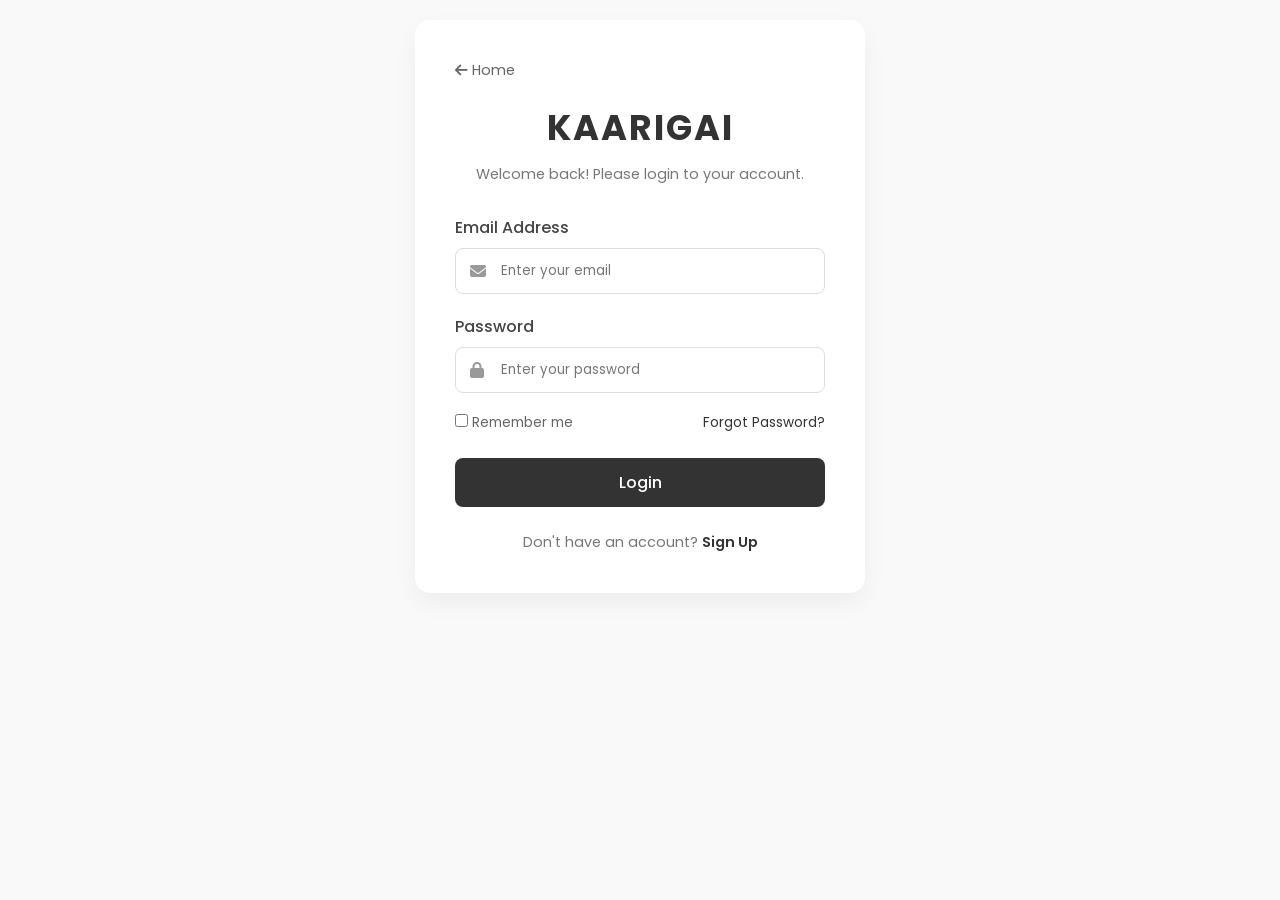
<file: subpages/login.html>
<!DOCTYPE html>
<html lang="en">

<head>
    <meta charset="UTF-8">
    <meta name="viewport" content="width=device-width, initial-scale=1.0">
    <title>Login | KAARIGAI</title>

    <!--stylesheets-->
    <link rel="stylesheet" href="../css/login.css">

    <!--font awesome-->
    <link rel="stylesheet" href="https://cdnjs.cloudflare.com/ajax/libs/font-awesome/6.4.0/css/all.min.css" />

</head>

<body>
    <div class="login-wrapper">
        <div class="login-container">
            <div class="login-header">
                <a href="../index.html" class="back-home"><i class="fa-solid fa-arrow-left"></i> Home</a>
                <h1>KAARIGAI</h1>
                <p>Welcome back! Please login to your account.</p>
            </div>

            <form class="login-form">
                <div class="input-group">
                    <label>Email Address</label>
                    <div class="input-field">
                        <i class="fa-solid fa-envelope"></i>
                        <input type="email" placeholder="Enter your email" required>
                    </div>
                </div>

                <div class="input-group">
                    <label>Password</label>
                    <div class="input-field">
                        <i class="fa-solid fa-lock"></i>
                        <input type="password" placeholder="Enter your password" required>
                    </div>
                </div>

                <div class="form-options">
                    <label><input type="checkbox"> Remember me</label>
                    <a href="#" class="forgot-pass">Forgot Password?</a>
                </div>

                <button type="submit" class="login-btn">Login</button>
            </form>

            <div class="login-footer">
                <p>Don't have an account? <a href="#">Sign Up</a></p>
            </div>
        </div>
    </div>
</body>

</html>
</file>
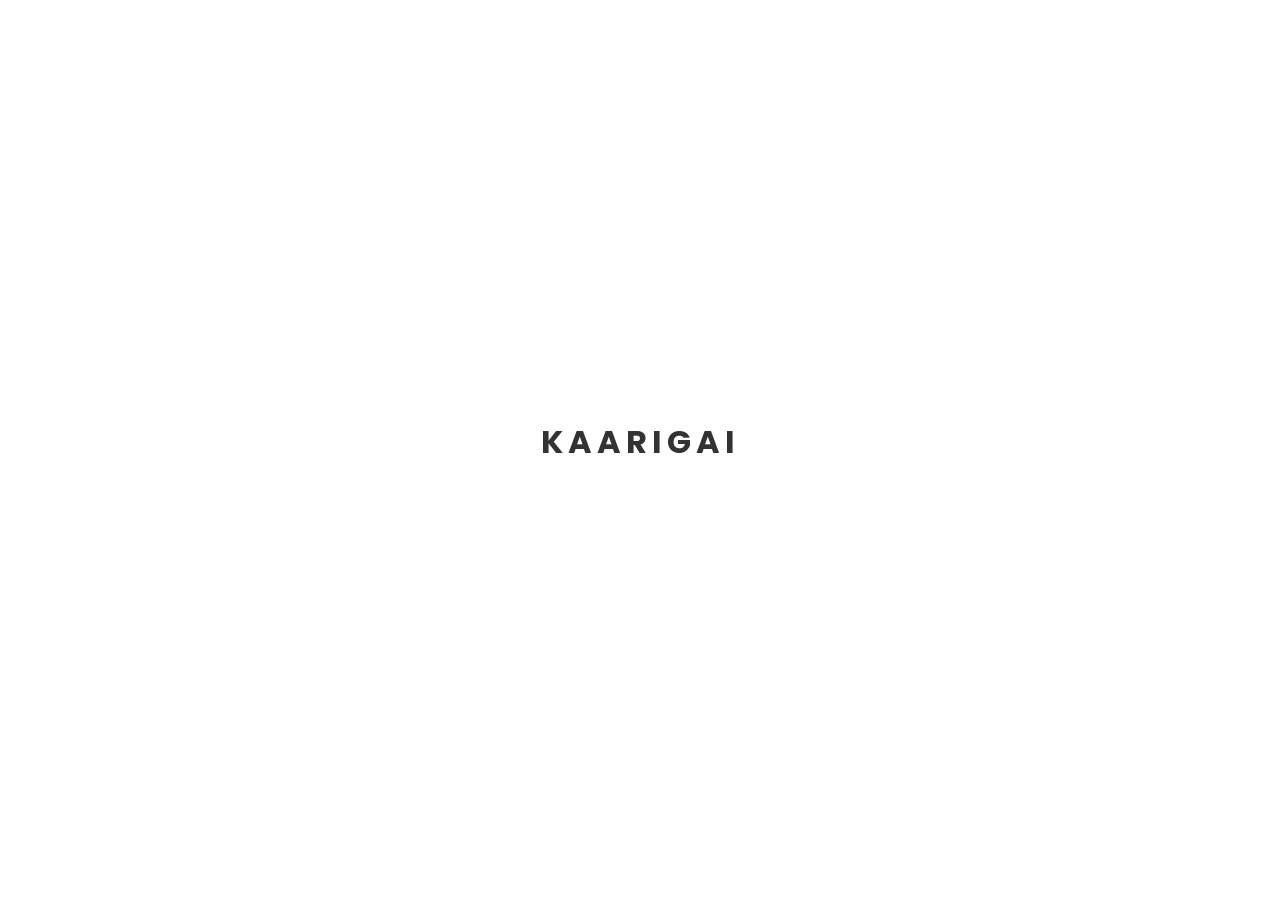
<file: subpages/orders.html>
<!DOCTYPE html>
<html lang="en">

<head>
    <meta charset="UTF-8">
    <meta name="viewport" content="width=device-width, initial-scale=1.0">
    <title>My Orders | KAARIGAI</title>

    <!-- Stylesheets -->
    <link rel="stylesheet" href="../css/loader.css" />
    <link rel="stylesheet" href="../css/style.css">
    <link rel="stylesheet" href="../css/navbar.css">
    <link rel="stylesheet" href="../css/checkout.css">
    <link rel="stylesheet" href="../css/order.css">

    <!-- Font Awesome -->
    <link rel="stylesheet" href="https://cdnjs.cloudflare.com/ajax/libs/font-awesome/6.4.0/css/all.min.css">

    <!-- Google Fonts -->
    <link rel="preconnect" href="https://fonts.googleapis.com">
</head>

<body>

    <!--preloader-->
    <div id="preloader">
        <div class="loader-content">
            <h1 class="loader-logo">KAARIGAI</h1>
            <div class="loader-line"></div>
        </div>
    </div>

    <!--navbar-->
    <nav>
        <div class="nav-container">
            <div class="navlogo">
                <h1><a href="../index.html" class="logo">KAARIGAI</a></h1>
            </div>
            <div class="navlinksicon">
                <a href="../index.html"><i class="fa-solid fa-house"></i></a>
                <div class="cart-icon-wrapper" id="cartToggle">
                    <a href="../subpages/cart.html"><i class="fa-solid fa-bag-shopping"></i></a>
                    <span id="cart-count">0</span>
                </div>
            </div>
        </div>
    </nav>

    <!-- checkout box -->
    <main class="checkout-container">
        <h2 class="section-title">Order History</h2>
        <div id="orders-list-container" class="orders-list">
        </div>
    </main>

    <!--script-->
    <script src="../js/cart.js"></script>
    <script src="../js/loader.js"></script>
    <script src="../js/order.js"></script>

</body>

</html>
</file>
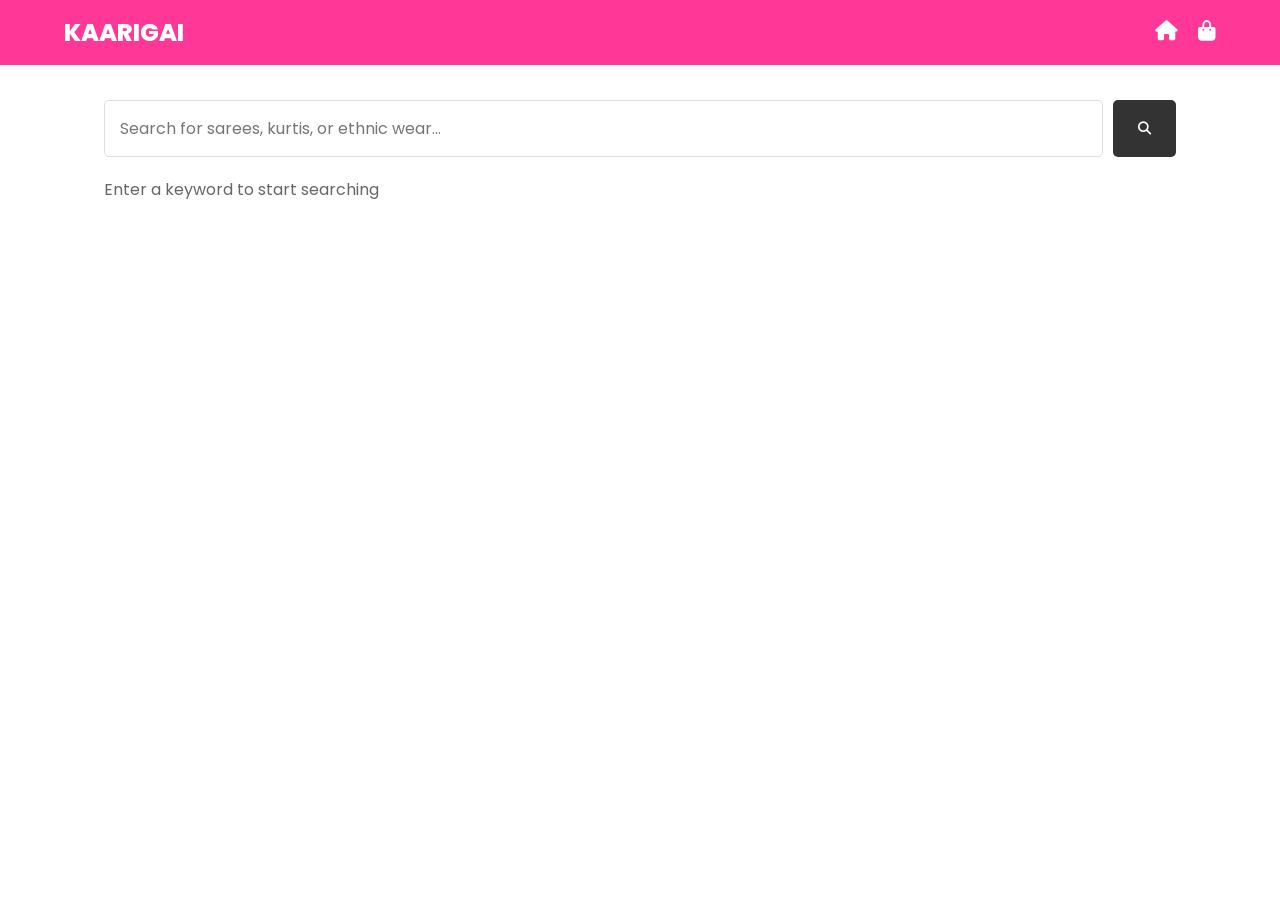
<file: subpages/search.html>
<!DOCTYPE html>
<html lang="en">

<head>
    <meta charset="UTF-8">
    <meta name="viewport" content="width=device-width, initial-scale=1.0">
    <title>Search Products | KAARIGAI</title>
    <!--stylesheets-->
    <link rel="stylesheet" href="../css/navbar.css">
    <link rel="stylesheet" href="../css/style.css">
    <link rel="stylesheet" href="../css/search.css">
    <!--font awesome-->
    <link rel="stylesheet" href="https://cdnjs.cloudflare.com/ajax/libs/font-awesome/6.4.0/css/all.min.css">
</head>

<body>
    <nav>
        <div class="nav-container">
            <div class="navlogo">
                <h1><a href="../index.html" class="logo">KAARIGAI</a></h1>
            </div>
            <div class="navlinksicon">
                <a href="../index.html"><i class="fa-solid fa-house"></i></a>
                <a href="cart.html"><i class="fa-solid fa-bag-shopping"></i></a>
            </div>
        </div>
    </nav>

    <section class="search-section">
        <div class="search-container">
            <input type="text" id="searchInput" placeholder="Search for sarees, kurtis, or ethnic wear..."
                autocomplete="off">
            <button id="searchBtn"><i class="fa-solid fa-magnifying-glass"></i></button>
        </div>

        <div class="results-info">
            <p id="resultCount">Enter a keyword to start searching</p>
        </div>

        <div class="products-grid" id="searchResults">
        </div>
    </section>

    <script src="../js/search.js"></script>
</body>

</html>
</file>
<file: css/loader.css>
/* Preloader Styles */
#preloader {
  position: fixed;
  top: 0;
  left: 0;
  width: 100%;
  height: 100vh;
  background-color: #ffffff;
  display: flex;
  justify-content: center;
  align-items: center;
  z-index: 9999;
  transition: opacity 0.5s ease, visibility 0.5s;
}

.loader-content {
  text-align: center;
}

.loader-logo {
  font-family: 'Poppins', sans-serif;
  font-weight: 700;
  letter-spacing: 5px;
  color: #333;
  margin-bottom: 15px;
  animation: pulse 1.5s infinite ease-in-out;
}

.loader-line {
  width: 0;
  height: 2px;
  background-color: #b5838d;
  margin: 0 auto;
  animation: fill-line 1.5s infinite;
}

/* Animations */
@keyframes pulse {

  0%,
  100% {
    opacity: 0.5;
  }

  50% {
    opacity: 1;
  }
}

@keyframes fill-line {
  0% {
    width: 0;
  }

  50% {
    width: 100%;
  }

  100% {
    width: 0;
  }
}

/* Class to hide the loader */
.loader-hidden {
  opacity: 0;
  visibility: hidden;
}
</file>
<file: css/style.css>
/* --- Google Fonts & Global Reset --- */
@import url("https://fonts.googleapis.com/css2?family=Poppins:ital,wght@0,100;0,200;0,300;0,400;0,500;0,600;0,700;0,800;0,900;1,100;1,200;1,300;1,400;1,500;1,600;1,700;1,800;1,900&display=swap");

* {
  margin: 0;
  padding: 0;
  box-sizing: border-box;
  font-family: "Poppins", sans-serif;
}

:root {
  --primary: rgb(255, 55, 150);
  --dark: #333;
}

html {
  overflow-x: hidden;
  scroll-behavior: smooth;
}
</file>
<file: css/navbar.css>
/* --- Navbar --- */
nav {
  background: var(--primary);
  color: white;
  padding: 15px 5%;
  position: fixed;
  width: 100%;
  top: 0;
  z-index: 1000;
}

.nav-container {
  display: flex;
  justify-content: space-between;
  align-items: center;
}

nav .logo {
  font-weight: 800;
}

.navlinks {
  display: flex;
  list-style: none;
  gap: 20px;
}

.navlinks a,
.navlogo a {
  color: white;
  text-decoration: none;
}

.navlinks li {
  font-size: 16px;
  font-weight: 600;
}

.navlinksicon {
  display: flex;
  gap: 20px;
  align-items: center;
}

.navlinksicon i {
  color: white;
  font-size: 20px;
}

.cart-icon-wrapper {
  position: relative;
  cursor: pointer;
}

#cart-count {
  position: absolute;
  top: -10px;
  right: -10px;
  background: yellow;
  color: black;
  border-radius: 50%;
  padding: 2px 6px;
  font-size: 12px;
}

.fa-bars {
  display: none !important;
  font-size: 24px;
}

/* --- RESPONSIVE MEDIA QUERIES --- */

/* Tablets and Mobile Menu Logic */
@media (max-width: 992px) {
  .navitem {
    position: fixed;
    left: -100%;
    top: 60px;
    background: white;
    width: 70%;
    height: 100vh;
    transition: 0.4s;
    box-shadow: 5px 0 15px rgba(0, 0, 0, 0.2);
  }

  .navitem.active {
    left: 0;
  }

  .navlinks {
    flex-direction: column;
    padding: 30px;
  }

  .navlinks a {
    color: black;
  }

  .bar-icon {
    display: block !important;
    cursor: pointer;
  }
}

/* --- Navbar Base Styles (Desktop First / Universal) --- */
nav {
  background: var(--primary);
  color: white;
  padding: 15px 5%;
  position: fixed;
  width: 100%;
  top: 0;
  z-index: 1000;
}

.nav-container {
  display: flex;
  justify-content: space-between;
  align-items: center;
  max-width: 1400px;
  margin: 0 auto;
}

/* --- Navigation Links for Large Screens --- */
@media (min-width: 993px) {
  .bar-icon {
    display: none !important;
  }

  .navlinks {
    display: flex;
    list-style: none;
    gap: 30px;
  }
}

/* --- Mobile and Tablet Styles (Max-width: 992px) --- */
@media (max-width: 992px) {
  .navitem {
    position: fixed;
    left: -100%;
    top: 60px;
    background: white;
    width: 280px;
    height: 100vh;
    transition: 0.4s ease-in-out;
    box-shadow: 5px 0 15px rgba(0, 0, 0, 0.2);
    z-index: 1001;
    display: block;
  }

  .navitem.active {
    left: 0;
  }

  .navlinks {
    flex-direction: column;
    padding: 80px 30px;
    gap: 25px;
  }

  .navlinks a {
    color: var(--dark);
    font-size: 18px;
    font-weight: 500;
    display: block;
  }

  .bar-icon {
    display: block !important;
    cursor: pointer;
    font-size: 22px;
    z-index: 1002;
  }
}

/* --- Small Mobile Optimization (Max-width: 480px) --- */
@media (max-width: 480px) {
  nav {
    padding: 12px 4%;
  }

  .logo {
    font-size: 1.2rem;
  }

  .navlinksicon {
    gap: 15px;
  }

  .navitem {
    width: 80%;
  }
}
</file>
<file: css/product.css>
/* Product Page Specific Styles */

.section-title {
  text-align: center;
  margin-bottom: 40px;
  font-size: 2.5rem;
  color: var(--dark);
}

.product-display {
  padding: 100px 5% 50px;
  background: #fff;
  margin-top: 100px;
  padding: 20px 5%;
}

.product-grid {
  display: grid;
  grid-template-columns: repeat(auto-fit, minmax(280px, 1fr));
  gap: 30px;
}

.product-card {
  border: 1px solid #eee;
  border-radius: 12px;
  overflow: hidden;
  transition: all 0.3s ease;
  background: #fff;
}

.product-card:hover {
  box-shadow: 0 10px 25px rgba(0, 0, 0, 0.1);
  transform: translateY(-5px);
}

.product-img-container {
  position: relative;
  height: 350px;
  overflow: hidden;
}

.product-img-container img {
  width: 100%;
  height: 100%;
  object-fit: cover;
}

.discount-badge {
  position: absolute;
  top: 15px;
  left: 15px;
  background: var(--primary);
  color: white;
  padding: 5px 10px;
  font-size: 12px;
  font-weight: bold;
  border-radius: 4px;
}

.product-details {
  padding: 20px;
  text-align: left;
}

.product-name {
  font-size: 1.2rem;
  margin-bottom: 8px;
  color: var(--dark);
}

.product-desc {
  font-size: 0.9rem;
  color: #666;
  margin-bottom: 15px;
  display: -webkit-box;
  -webkit-box-orient: vertical;
  overflow: hidden;
}

.price-container {
  margin-bottom: 20px;
}

.current-price {
  font-size: 1.4rem;
  font-weight: 700;
  color: var(--primary);
  margin-right: 10px;
}

.original-price {
  text-decoration: line-through;
  color: #999;
  font-size: 1rem;
}

/* Button Group Styling */
.button-group {
  display: flex;
  flex-direction: column;
  gap: 10px;
}

.add-to-cart-btn,
.buy-now-btn {
  width: 100%;
  padding: 12px;
  border: none;
  border-radius: 5px;
  cursor: pointer;
  font-weight: 600;
  transition: 0.3s;
}

.add-to-cart-btn {
  background: white;
  color: var(--primary);
  border: 2px solid var(--primary);
}

.add-to-cart-btn:hover {
  background: var(--primary);
  color: white;
}

.buy-now-btn {
  background: #2a2a2a;
  color: white;
}

.buy-now-btn:hover {
  background: #000;
}

/* Like Button Style */
.wishlist-btn {
  position: absolute;
  top: 15px;
  right: 15px;
  background: white;
  border: none;
  border-radius: 50%;
  width: 35px;
  height: 35px;
  display: flex;
  align-items: center;
  justify-content: center;
  cursor: pointer;
  box-shadow: 0 2px 5px rgba(0, 0, 0, 0.2);
  transition: 0.3s;
  z-index: 10;
}

.wishlist-btn:hover {
  transform: scale(1.1);
}

.wishlist-btn i {
  color: #ccc;
  font-size: 18px;
}

.wishlist-btn.active i {
  color: #ff3796;
}

/* Apply to the body to create a flex container */
body {
  margin: 0;
  padding: 0;
  box-sizing: border-box;
  font-family: "Poppins", sans-serif;
  display: flex;
  flex-direction: column;
  min-height: 100vh;
}

.product-display {
  flex: 1;
  padding: 100px 5% 50px;
  background: #fff;
  margin-top: 60px;
}

.product-grid {
  display: grid;
  grid-template-columns: repeat(4, 1fr);
  gap: 30px;
  align-items: start;
}

/* Maintain responsiveness for smaller screens */
@media (max-width: 1024px) {
  .product-grid {
    grid-template-columns: repeat(3, 1fr);
  }
}

@media (max-width: 768px) {
  .product-grid {
    grid-template-columns: repeat(2, 1fr);
  }
}

@media (max-width: 480px) {
  .product-grid {
    grid-template-columns: 1fr;
  }
}

/* Mobile Devices (Phones) */
@media (max-width: 768px) {
  .section-title {
    font-size: 2rem;
  }
}

/* Tablet/Mobile Adjustments */
@media (max-width: 480px) {
  .product-grid {
    grid-template-columns: 1fr;
  }

  .product-img-container {
    height: 400px;
  }
}
</file>
<file: css/footer.css>
.footer-section {
  background-color: #1a1a1a;
  color: #ffffff;
  padding: 50px 20px 20px 20px;
}

.footer-info {
  text-align: center;
  width: 100%;
}

/* Ensure footer doesn't shrink */
footer {
  margin-top: auto;
}
</file>
<file: css/toast.css>
/* Toast Styling */
.toast-container {
  position: fixed;
  top: 20px;
  right: 20px;
  z-index: 1000;
}

.toast {
  background: #fff;
  color: #333;
  padding: 15px 25px;
  border-radius: 10px;
  margin-bottom: 10px;
  box-shadow: 0 4px 12px rgba(0, 0, 0, 0.2);
  display: flex;
  align-items: center;
  gap: 12px;
  border-left: 5px solid #e91e63;
  /* Boutique theme color */
  transform: translateX(120%);
  transition: transform 0.4s cubic-bezier(0.68, -0.55, 0.265, 1.55);
}

.toast.show {
  transform: translateX(0);
}

.toast i {
  color: #e91e63;
  font-size: 2.5rem;
}
</file>
<file: css/cart.css>
.cart-wrapper {
  max-width: 1200px;
  margin: 100px auto 50px;
  padding: 0 20px;
}

.cart-container {
  display: grid;
  grid-template-columns: 2fr 1fr;
  gap: 30px;
}

.cart-items {
  background: #fff;
  padding: 20px;
  border-radius: 8px;
  box-shadow: 0 2px 10px rgba(0, 0, 0, 0.05);
}

.cart-item {
  display: flex;
  align-items: center;
  padding: 20px 0;
  border-bottom: 1px solid #eee;
}

.cart-item:last-child {
  border-bottom: none;
}

.cart-item img {
  width: 100px;
  height: 120px;
  object-fit: cover;
  border-radius: 4px;
}

.item-details {
  flex: 1;
  padding: 0 20px;
}

.item-details h3 {
  font-size: 1.1rem;
  margin-bottom: 5px;
  color: #333;
}

.item-price {
  font-weight: 600;
  color: #e91e63;
}

.quantity-controls {
  display: flex;
  align-items: center;
  gap: 15px;
}

.quantity-controls button {
  background: #eee;
  border: none;
  padding: 5px 10px;
  cursor: pointer;
  border-radius: 4px;
}

.remove-btn {
  color: #ff4d4d;
  cursor: pointer;
  background: none;
  border: none;
  font-size: 1.2rem;
  margin-left: 20px;
}

/* Summary Section */
.cart-summary {
  background: #f9f9f9;
  padding: 25px;
  border-radius: 8px;
  height: fit-content;
}

.summary-row {
  display: flex;
  justify-content: space-between;
  margin: 15px 0;
}

.total {
  font-size: 1.3rem;
  font-weight: 700;
}

.checkout-btn {
  width: 100%;
  padding: 15px;
  background: #333;
  color: white;
  border: none;
  border-radius: 4px;
  font-size: 1rem;
  cursor: pointer;
  margin-top: 20px;
  transition: background 0.3s;
}

.checkout-btn:hover {
  background: #e91e63;
}

/* Responsive */
@media (max-width: 768px) {
  .cart-container {
    grid-template-columns: 1fr;
  }

  .cart-item {
    flex-direction: column;
    text-align: center;
  }

  .item-details {
    margin: 15px 0;
  }
}
</file>
<file: css/checkout.css>
/* Container and Layout */
.checkout-container {
  max-width: 1100px;
  margin: 100px auto 50px;
  padding: 0 20px;
  font-family: "Poppins", sans-serif;
}

.section-title {
  text-align: center;
  margin-bottom: 30px;
  color: #333;
}

.checkout-layout {
  display: grid;
  grid-template-columns: 1.5fr 1fr;
  gap: 30px;
}

/* Form Styles */
.form-group {
  background: #fff;
  padding: 25px;
  border-radius: 8px;
  box-shadow: 0 2px 15px rgba(0, 0, 0, 0.05);
  margin-bottom: 20px;
}

.form-group h3 {
  margin-bottom: 15px;
  color: #e91e63;
  font-size: 1.2rem;
  display: flex;
  align-items: center;
  gap: 10px;
}

.form-group input {
  width: 100%;
  padding: 12px;
  margin-bottom: 12px;
  border: 1px solid #ddd;
  border-radius: 5px;
  box-sizing: border-box;
  font-size: 0.9rem;
}

.flex-inputs {
  display: flex;
  gap: 15px;
}

/* Payment Options Toggle Area */
.payment-options {
  display: flex;
  gap: 20px;
  margin-bottom: 20px;
  background: #f9f9f9;
  padding: 15px;
  border-radius: 5px;
}

.pay-option {
  display: flex;
  align-items: center;
  gap: 8px;
  cursor: pointer;
  font-weight: 600;
  color: #555;
}

.payment-section {
  margin-top: 15px;
  padding-top: 10px;
}

.hidden {
  display: none;
}

/* GPay Button Styling */
.gpay-placeholder-btn {
  background: #000;
  color: #fff;
  padding: 12px;
  text-align: center;
  border-radius: 5px;
  font-size: 1.1rem;
  cursor: pointer;
  display: flex;
  align-items: center;
  justify-content: center;
  gap: 10px;
}

.helper-text {
  font-size: 0.85rem;
  color: #777;
  margin-top: 8px;
}

/* Summary Styles */
.order-summary {
  background: #fdfdfd;
  padding: 25px;
  border: 1px solid #eee;
  border-radius: 8px;
  height: fit-content;
  position: sticky;
  top: 100px;
}

.summary-items {
  margin-bottom: 20px;
  display: flex;
  flex-direction: column;
  gap: 5px;
}

.summary-line {
  display: flex;
  justify-content: space-between;
  margin-bottom: 12px;
  font-size: 0.95rem;
}

.total-highlight {
  font-weight: 700;
  font-size: 1.2rem;
  color: #333;
}

.free-text {
  color: #2ecc71;
  font-weight: 600;
}

.place-order-btn {
  width: 100%;
  padding: 18px;
  background: #333;
  color: white;
  border: none;
  border-radius: 5px;
  font-size: 1.1rem;
  cursor: pointer;
  transition: 0.3s ease;
}

.place-order-btn:hover {
  background: #e91e63;
}

/* New styles for images in summary */
.item-row {
  align-items: center;
  margin-bottom: 15px;
  border-bottom: 1px solid #f1f1f1;
  padding-bottom: 10px;
}

.item-info {
  display: flex;
  align-items: center;
  gap: 12px;
}

.summary-img {
  width: 50px;
  height: 50px;
  object-fit: cover;
  border-radius: 4px;
  border: 1px solid #eee;
}

.item-text {
  display: flex;
  flex-direction: column;
}

.item-name {
  font-weight: 600;
  font-size: 0.9rem;
  color: #333;
}

.item-qty {
  font-size: 0.8rem;
  color: #777;
}

.item-total-price {
  font-weight: 600;
  color: #e91e63;
}

/* Mobile Responsiveness */
@media (max-width: 850px) {
  .checkout-layout {
    grid-template-columns: 1fr;
  }

  .order-summary {
    order: -1;
    position: static;
  }

  .payment-options {
    flex-direction: column;
    gap: 10px;
  }
}
</file>
<file: css/login.css>
@import url('https://fonts.googleapis.com/css2?family=Poppins:wght@300;400;500;600&display=swap');

* {
    margin: 0;
    padding: 0;
    box-sizing: border-box;
    font-family: 'Poppins', sans-serif;
}

body {
    background: #f9f9f9;
    height: 100-vh;
    display: flex;
    align-items: center;
    justify-content: center;
}

.login-wrapper {
    width: 100%;
    padding: 20px;
    display: flex;
    justify-content: center;
}

.login-container {
    background: #ffffff;
    padding: 40px;
    border-radius: 15px;
    box-shadow: 0 10px 25px rgba(0, 0, 0, 0.05);
    width: 100%;
    max-width: 450px;
}

.login-header {
    text-align: center;
    margin-bottom: 30px;
}

.back-home {
    display: block;
    text-align: left;
    text-decoration: none;
    color: #666;
    font-size: 0.9rem;
    margin-bottom: 20px;
    transition: 0.3s;
}

.back-home:hover {
    color: #000;
}

.login-header h1 {
    font-size: 2.2rem;
    letter-spacing: 2px;
    color: #333;
    margin-bottom: 10px;
}

.login-header p {
    color: #777;
    font-size: 0.9rem;
}

/* Input Fields */
.input-group {
    margin-bottom: 20px;
}

.input-group label {
    display: block;
    margin-bottom: 8px;
    font-weight: 500;
    color: #444;
}

.input-field {
    position: relative;
    display: flex;
    align-items: center;
}

.input-field i {
    position: absolute;
    left: 15px;
    color: #999;
}

.input-field input {
    width: 100%;
    padding: 12px 12px 12px 45px;
    border: 1px solid #ddd;
    border-radius: 8px;
    outline: none;
    transition: 0.3s;
}

.input-field input:focus {
    border-color: #333;
}

/* Options & Buttons */
.form-options {
    display: flex;
    justify-content: space-between;
    align-items: center;
    font-size: 0.85rem;
    margin-bottom: 25px;
    color: #666;
}

.forgot-pass {
    text-decoration: none;
    color: #333;
}

.login-btn {
    width: 100%;
    padding: 12px;
    background: #333;
    color: white;
    border: none;
    border-radius: 8px;
    font-size: 1rem;
    font-weight: 500;
    cursor: pointer;
    transition: 0.3s;
}

.login-btn:hover {
    background: #000;
}

.login-footer {
    text-align: center;
    margin-top: 25px;
    font-size: 0.9rem;
    color: #777;
}

.login-footer a {
    color: #333;
    font-weight: 600;
    text-decoration: none;
}

/* Mobile Responsive */
@media (max-width: 480px) {
    .login-container {
        padding: 25px;
    }
}
</file>
<file: css/order.css>
.order-card {
    border: 1px solid #eee;
    margin-bottom: 30px;
}

.order-items-detail {
    margin: 15px 0;
}

.empty-state {
    text-align: center;
    padding: 50px;
}

.empty-state a {
    display: inline-block;
    margin-top: 20px;
    text-decoration: none;
    max-width: 200px;
}
</file>
<file: css/search.css>
.search-section {
  padding: 100px 5% 50px;
  max-width: 1200px;
  margin: 0 auto;
}

.search-container {
  display: flex;
  gap: 10px;
  margin-bottom: 20px;
}

#searchInput {
  flex: 1;
  padding: 15px;
  border: 1px solid #ddd;
  border-radius: 5px;
  font-size: 1rem;
  outline: none;
}

#searchBtn {
  padding: 0 25px;
  background: #333;
  color: white;
  border: none;
  border-radius: 5px;
  cursor: pointer;
}

.results-info {
  margin-bottom: 30px;
  color: #666;
}

.products-grid {
  display: grid;
  grid-template-columns: repeat(auto-fill, minmax(250px, 1fr));
  gap: 30px;
}

.product-card {
  border: 1px solid #eee;
  transition: transform 0.3s ease;
  background: #fff;
}

.product-card:hover {
  transform: translateY(-5px);
}

.product-card img {
  width: 100%;
  height: 300px;
  object-fit: cover;
}

.product-info {
  padding: 15px;
  text-align: center;
}

.product-info h3 {
  font-size: 1.1rem;
  margin-bottom: 5px;
}

.price {
  display: block;
  font-weight: bold;
  color: #b8860b;
  margin: 10px 0;
}

.view-btn {
  display: inline-block;
  text-decoration: none;
  color: #333;
  border: 1px solid #333;
  padding: 8px 15px;
  font-size: 0.9rem;
  transition: 0.3s;
}

.view-btn:hover {
  background: #333;
  color: #fff;
}
</file>
